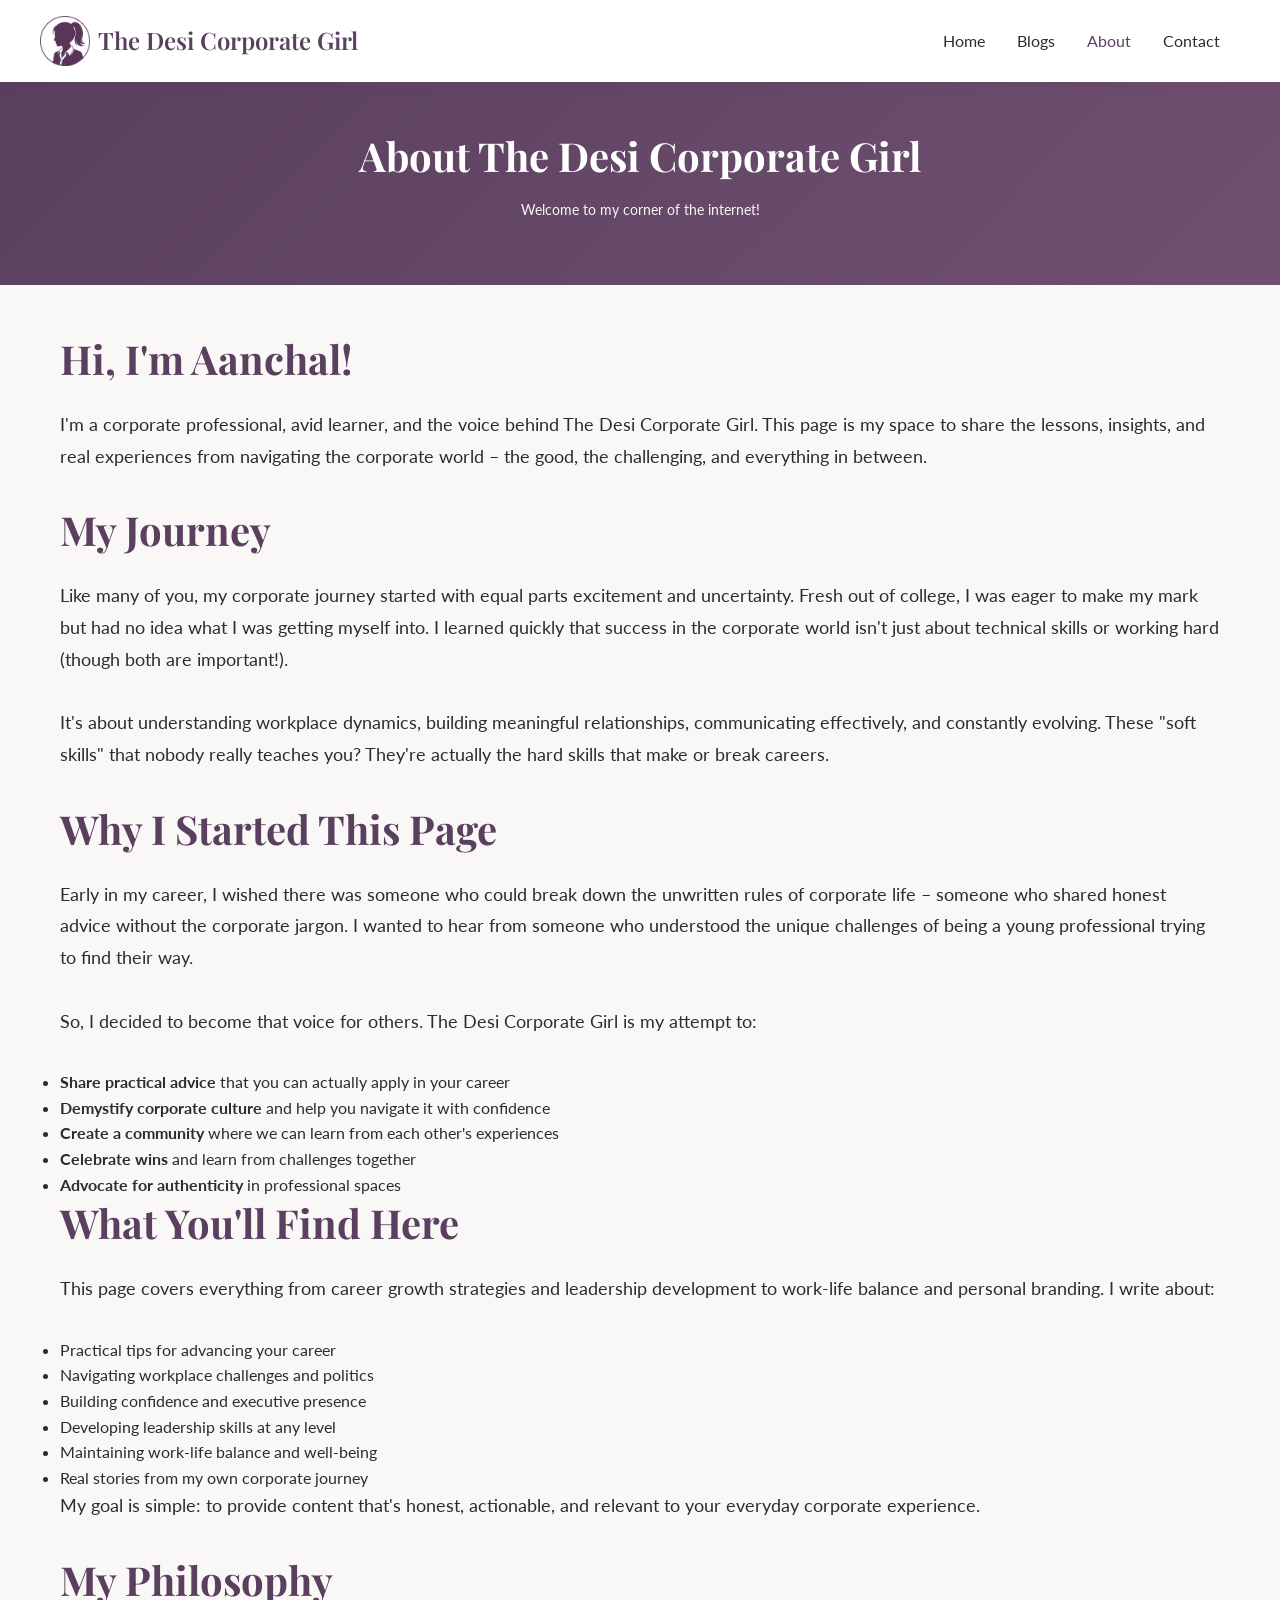
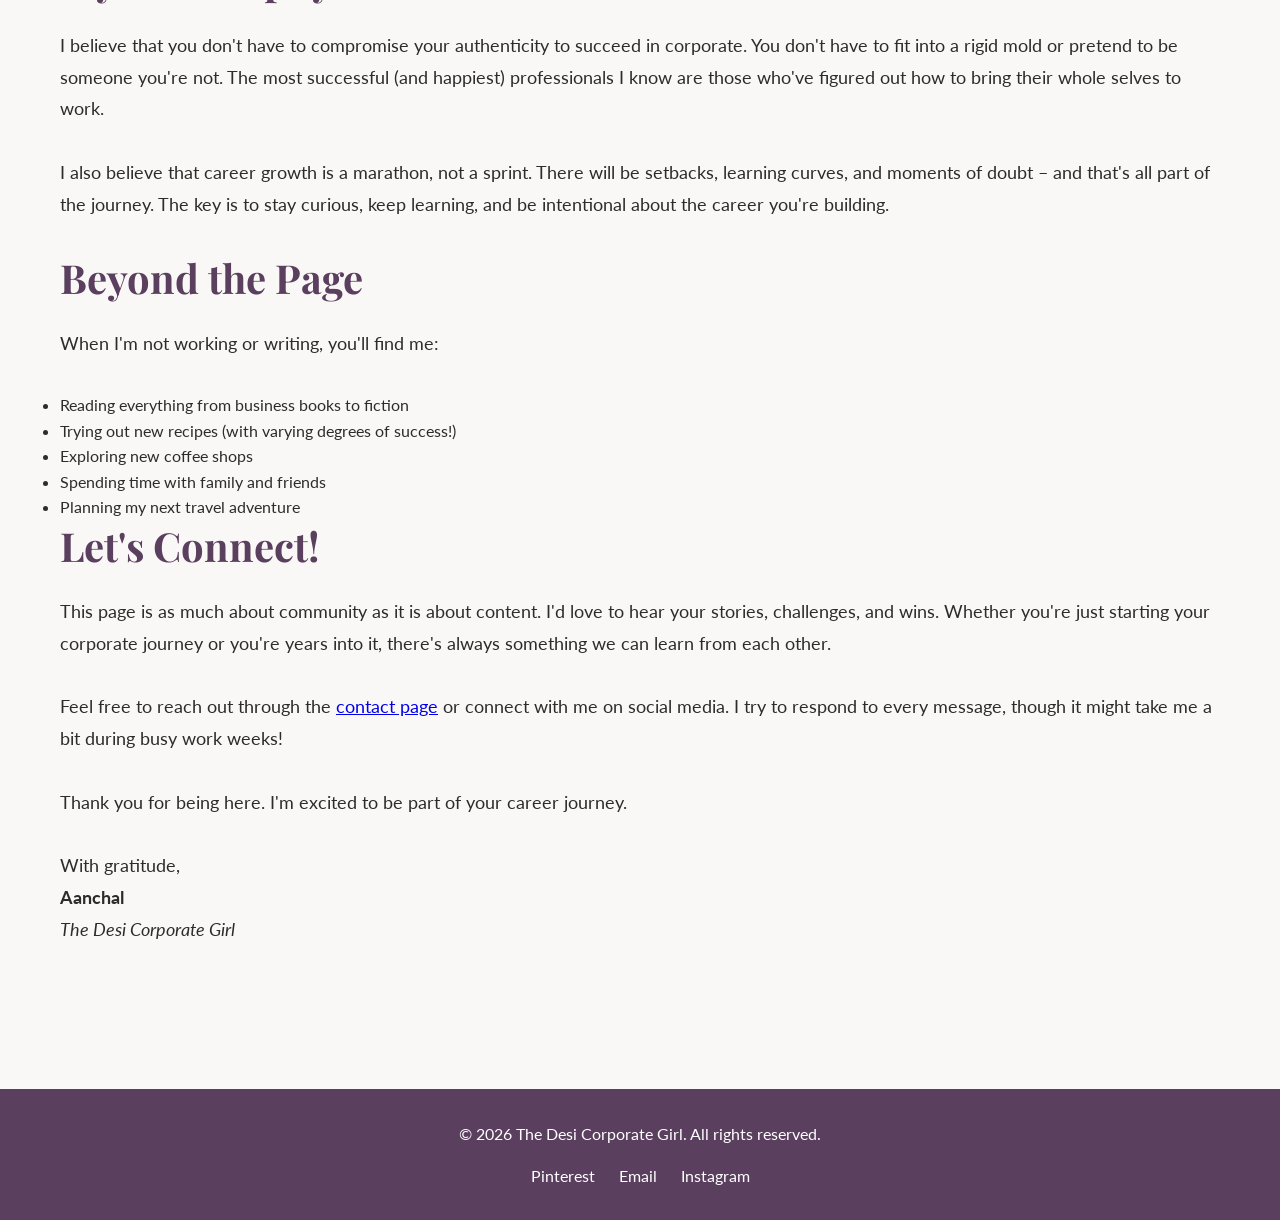
<file: about.html>
<!DOCTYPE html>
<html lang="en">
<head>
    <meta charset="UTF-8">
    <meta name="viewport" content="width=device-width, initial-scale=1.0">
    <title>About - The Desi Corporate Girl</title>
    <link rel="stylesheet" href="styles.css">
    <link rel="preconnect" href="https://fonts.googleapis.com">
    <link rel="preconnect" href="https://fonts.gstatic.com" crossorigin>
    <link href="https://fonts.googleapis.com/css2?family=Playfair+Display:wght@400;600;700&family=Lato:wght@300;400;700&display=swap" rel="stylesheet">
</head>
<body>
    <div id="header-placeholder"></div>

    <div class="post-header">
        <div class="container">
            <h1>About The Desi Corporate Girl</h1>
            <p class="post-meta">Welcome to my corner of the internet!</p>
        </div>
    </div>

    <main>
        <div class="container">
            <div class="about-content">
                <h2>Hi, I'm Aanchal!</h2>
                
                <p>I'm a corporate professional, avid learner, and the voice behind The Desi Corporate Girl. This page is my space to share the lessons, insights, and real experiences from navigating the corporate world – the good, the challenging, and everything in between.</p>

                <h2>My Journey</h2>

                <p>Like many of you, my corporate journey started with equal parts excitement and uncertainty. Fresh out of college, I was eager to make my mark but had no idea what I was getting myself into. I learned quickly that success in the corporate world isn't just about technical skills or working hard (though both are important!).</p>

                <p>It's about understanding workplace dynamics, building meaningful relationships, communicating effectively, and constantly evolving. These "soft skills" that nobody really teaches you? They're actually the hard skills that make or break careers.</p>

                <h2>Why I Started This Page</h2>

                <p>Early in my career, I wished there was someone who could break down the unwritten rules of corporate life – someone who shared honest advice without the corporate jargon. I wanted to hear from someone who understood the unique challenges of being a young professional trying to find their way.</p>

                <p>So, I decided to become that voice for others. The Desi Corporate Girl is my attempt to:</p>

                <ul>
                    <li><strong>Share practical advice</strong> that you can actually apply in your career</li>
                    <li><strong>Demystify corporate culture</strong> and help you navigate it with confidence</li>
                    <li><strong>Create a community</strong> where we can learn from each other's experiences</li>
                    <li><strong>Celebrate wins</strong> and learn from challenges together</li>
                    <li><strong>Advocate for authenticity</strong> in professional spaces</li>
                </ul>

                <h2>What You'll Find Here</h2>

                <p>This page covers everything from career growth strategies and leadership development to work-life balance and personal branding. I write about:</p>

                <ul>
                    <li>Practical tips for advancing your career</li>
                    <li>Navigating workplace challenges and politics</li>
                    <li>Building confidence and executive presence</li>
                    <li>Developing leadership skills at any level</li>
                    <li>Maintaining work-life balance and well-being</li>
                    <li>Real stories from my own corporate journey</li>
                </ul>

                <p>My goal is simple: to provide content that's honest, actionable, and relevant to your everyday corporate experience.</p>

                <h2>My Philosophy</h2>

                <p>I believe that you don't have to compromise your authenticity to succeed in corporate. You don't have to fit into a rigid mold or pretend to be someone you're not. The most successful (and happiest) professionals I know are those who've figured out how to bring their whole selves to work.</p>

                <p>I also believe that career growth is a marathon, not a sprint. There will be setbacks, learning curves, and moments of doubt – and that's all part of the journey. The key is to stay curious, keep learning, and be intentional about the career you're building.</p>

                <h2>Beyond the Page</h2>

                <p>When I'm not working or writing, you'll find me:</p>
                <ul>
                    <li>Reading everything from business books to fiction</li>
                    <li>Trying out new recipes (with varying degrees of success!)</li>
                    <li>Exploring new coffee shops</li>
                    <li>Spending time with family and friends</li>
                    <li>Planning my next travel adventure</li>
                </ul>

                <h2>Let's Connect!</h2>

                <p>This page is as much about community as it is about content. I'd love to hear your stories, challenges, and wins. Whether you're just starting your corporate journey or you're years into it, there's always something we can learn from each other.</p>

                <p>Feel free to reach out through the <a href="contact.html">contact page</a> or connect with me on social media. I try to respond to every message, though it might take me a bit during busy work weeks!</p>

                <p>Thank you for being here. I'm excited to be part of your career journey.</p>

                <p style="margin-top: 2rem;">With gratitude,<br><strong>Aanchal</strong><br><em>The Desi Corporate Girl</em></p>

            </div>
        </div>
    </main>

    <div id="footer-placeholder"></div>

    <script src="Utilities/scripts.js"></script>
</body>
</html>
</file>
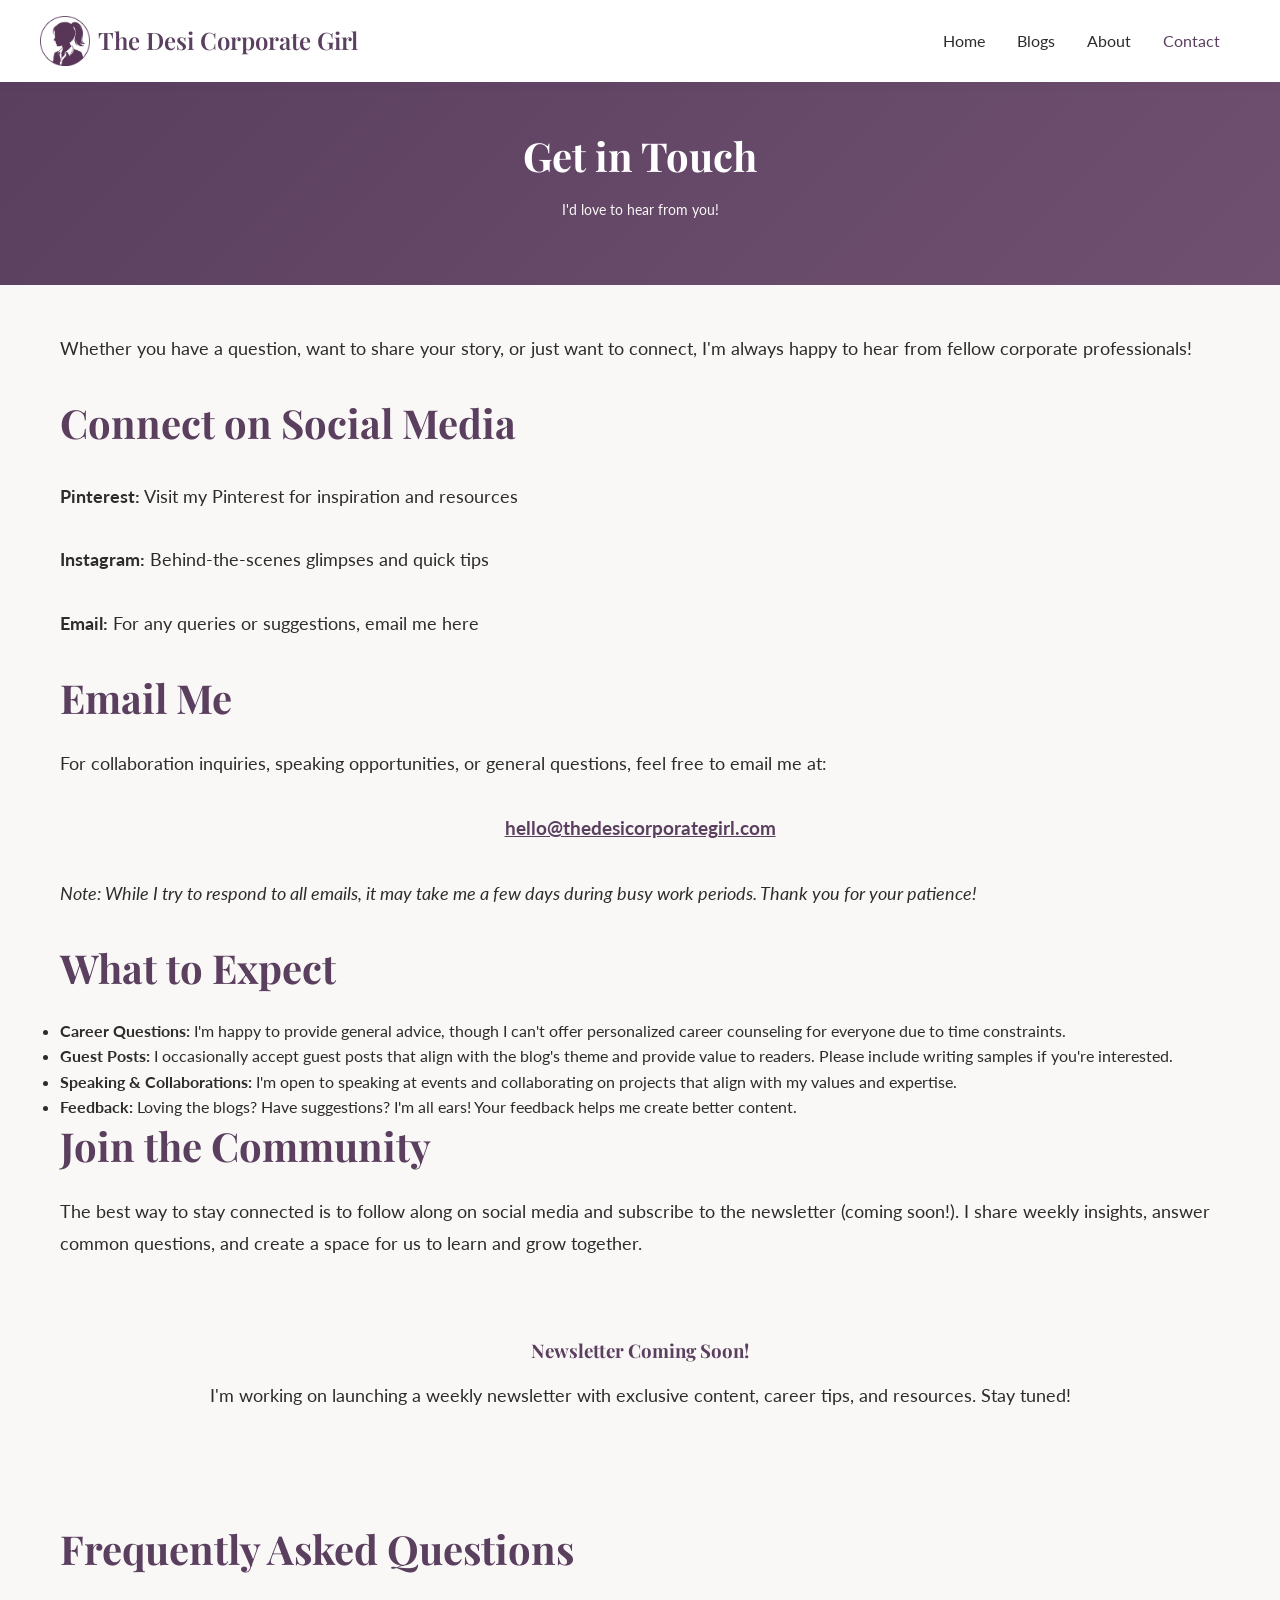
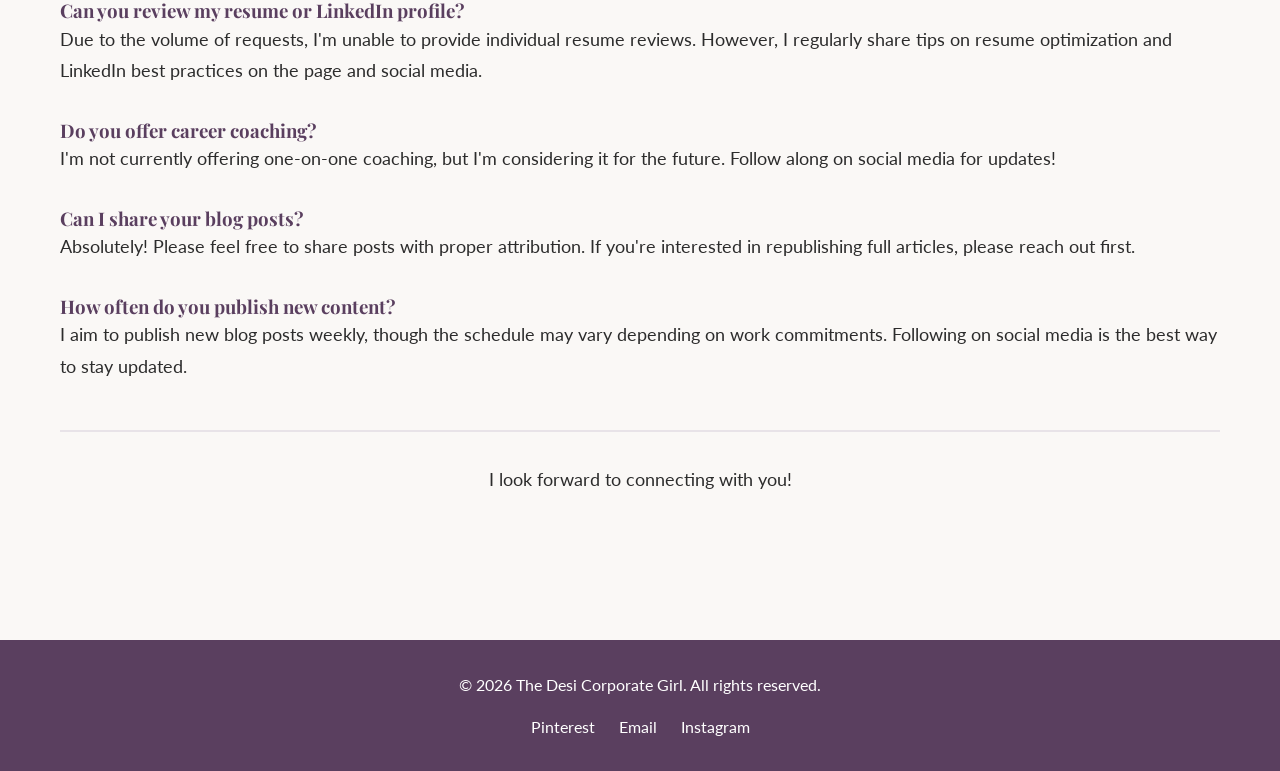
<file: contact.html>
<!DOCTYPE html>
<html lang="en">
<head>
    <meta charset="UTF-8">
    <meta name="viewport" content="width=device-width, initial-scale=1.0">
    <title>Contact - The Desi Corporate Girl</title>
    <link rel="stylesheet" href="styles.css">
    <link rel="preconnect" href="https://fonts.googleapis.com">
    <link rel="preconnect" href="https://fonts.gstatic.com" crossorigin>
    <link href="https://fonts.googleapis.com/css2?family=Playfair+Display:wght@400;600;700&family=Lato:wght@300;400;700&display=swap" rel="stylesheet">
</head>
<body>
    <div id="header-placeholder"></div>

    <div class="post-header">
        <div class="container">
            <h1>Get in Touch</h1>
            <p class="post-meta">I'd love to hear from you!</p>
        </div>
    </div>

    <main>
        <div class="container">
            <div class="about-content">
                <p>Whether you have a question, want to share your story, or just want to connect, I'm always happy to hear from fellow corporate professionals!</p>

                <h2>Connect on Social Media</h2>
                
                <div style="margin: 2rem 0;">
                    <p><strong>Pinterest:</strong> Visit my Pinterest for inspiration and resources</p>
                    <p><strong>Instagram:</strong> Behind-the-scenes glimpses and quick tips</p>
                    <p><strong>Email:</strong> For any queries or suggestions, email me here</p>
                </div>

                <h2>Email Me</h2>
                
                <p>For collaboration inquiries, speaking opportunities, or general questions, feel free to email me at:</p>
                
                <p style="text-align: center; margin: 2rem 0; font-size: 1.2rem;">
                    <strong><a href="mailto:hello@thedesicorporategirl.com" style="color: var(--primary-purple);">hello@thedesicorporategirl.com</a></strong>
                </p>

                <p><em>Note: While I try to respond to all emails, it may take me a few days during busy work periods. Thank you for your patience!</em></p>

                <h2>What to Expect</h2>

                <ul>
                    <li><strong>Career Questions:</strong> I'm happy to provide general advice, though I can't offer personalized career counseling for everyone due to time constraints.</li>
                    <li><strong>Guest Posts:</strong> I occasionally accept guest posts that align with the blog's theme and provide value to readers. Please include writing samples if you're interested.</li>
                    <li><strong>Speaking & Collaborations:</strong> I'm open to speaking at events and collaborating on projects that align with my values and expertise.</li>
                    <li><strong>Feedback:</strong> Loving the blogs? Have suggestions? I'm all ears! Your feedback helps me create better content.</li>
                </ul>

                <h2>Join the Community</h2>

                <p>The best way to stay connected is to follow along on social media and subscribe to the newsletter (coming soon!). I share weekly insights, answer common questions, and create a space for us to learn and grow together.</p>

                <div style="background-color: var(--cream); padding: 2rem; border-radius: 10px; margin: 3rem 0; text-align: center;">
                    <h3 style="margin-bottom: 1rem;">Newsletter Coming Soon!</h3>
                    <p>I'm working on launching a weekly newsletter with exclusive content, career tips, and resources. Stay tuned!</p>
                </div>

                <h2>Frequently Asked Questions</h2>

                <h3>Can you review my resume or LinkedIn profile?</h3>
                <p>Due to the volume of requests, I'm unable to provide individual resume reviews. However, I regularly share tips on resume optimization and LinkedIn best practices on the page and social media.</p>

                <h3>Do you offer career coaching?</h3>
                <p>I'm not currently offering one-on-one coaching, but I'm considering it for the future. Follow along on social media for updates!</p>

                <h3>Can I share your blog posts?</h3>
                <p>Absolutely! Please feel free to share posts with proper attribution. If you're interested in republishing full articles, please reach out first.</p>

                <h3>How often do you publish new content?</h3>
                <p>I aim to publish new blog posts weekly, though the schedule may vary depending on work commitments. Following on social media is the best way to stay updated.</p>

                <p style="margin-top: 3rem; text-align: center; padding-top: 2rem; border-top: 2px solid var(--border-color);">
                    I look forward to connecting with you!
                </p>

            </div>
        </div>
    </main>

    <div id="footer-placeholder"></div>

    <script src="Utilities/scripts.js"></script>
</body>
</html>
</file>
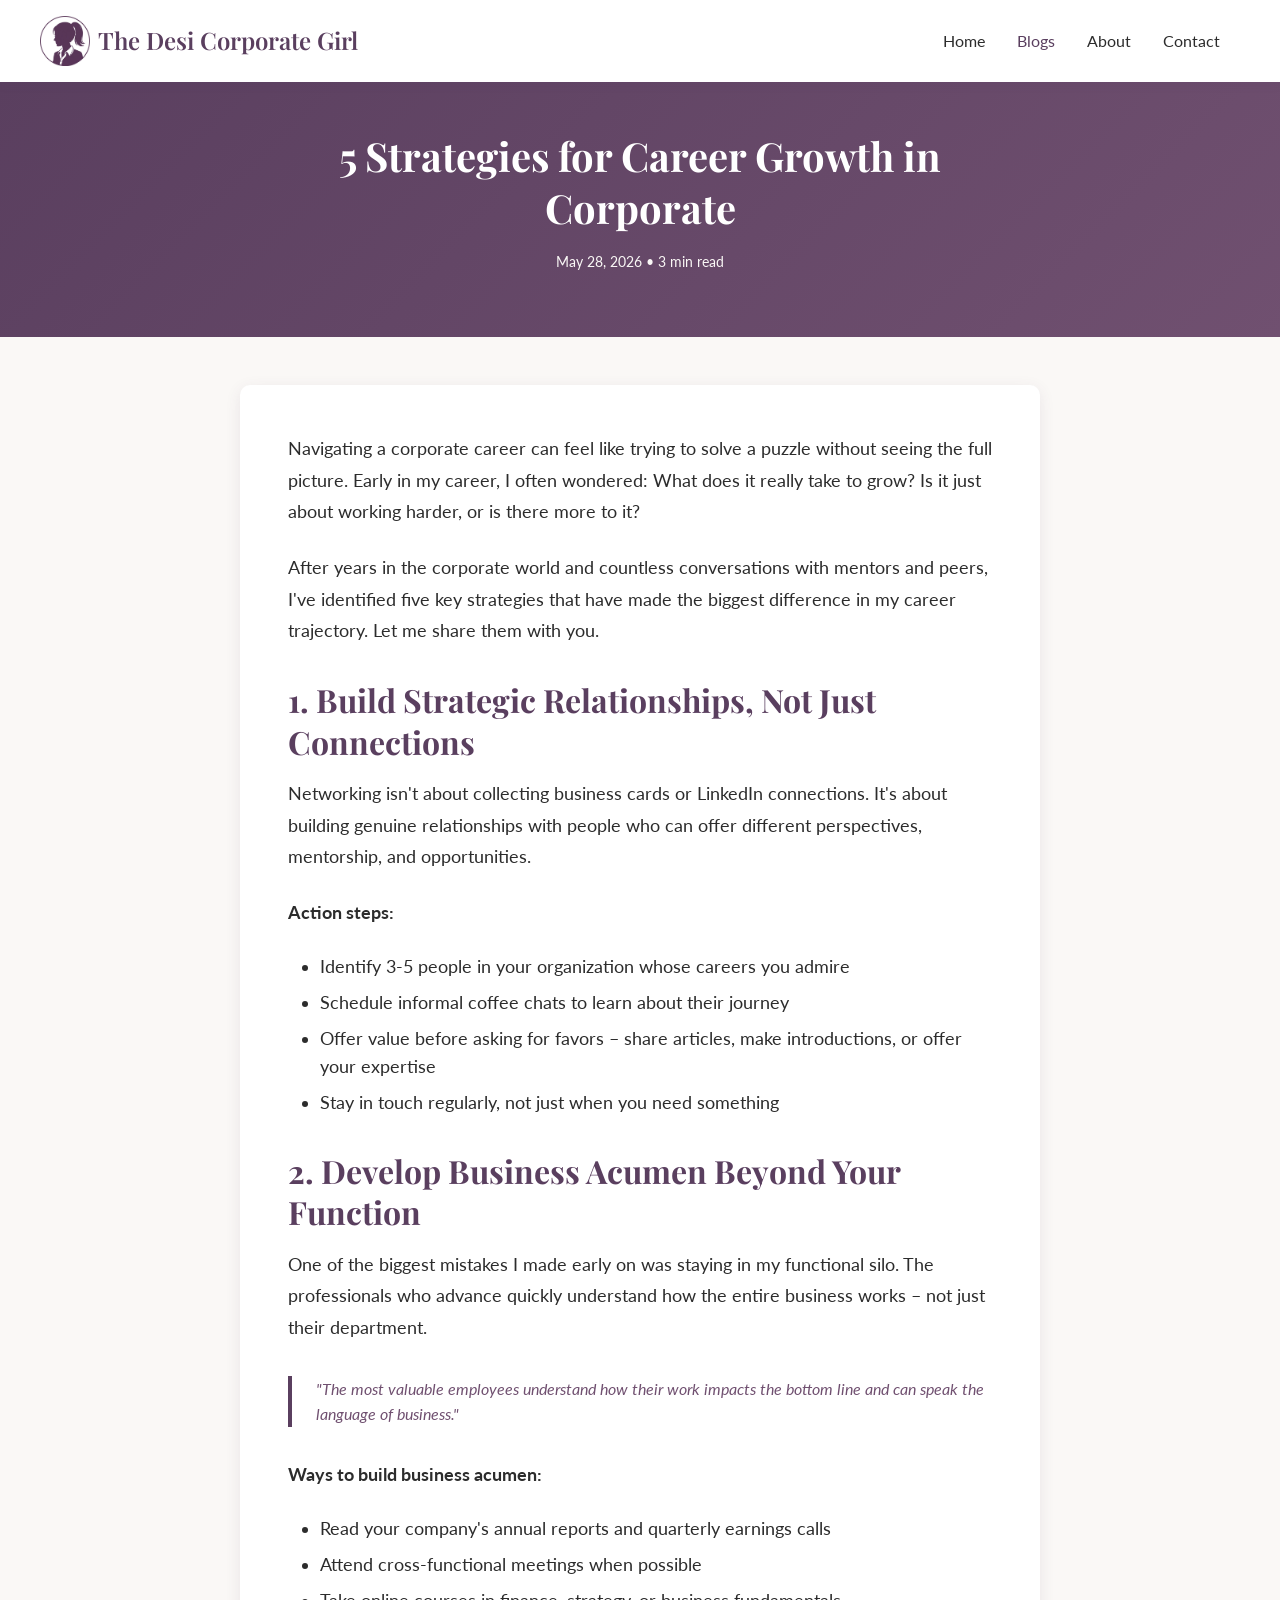
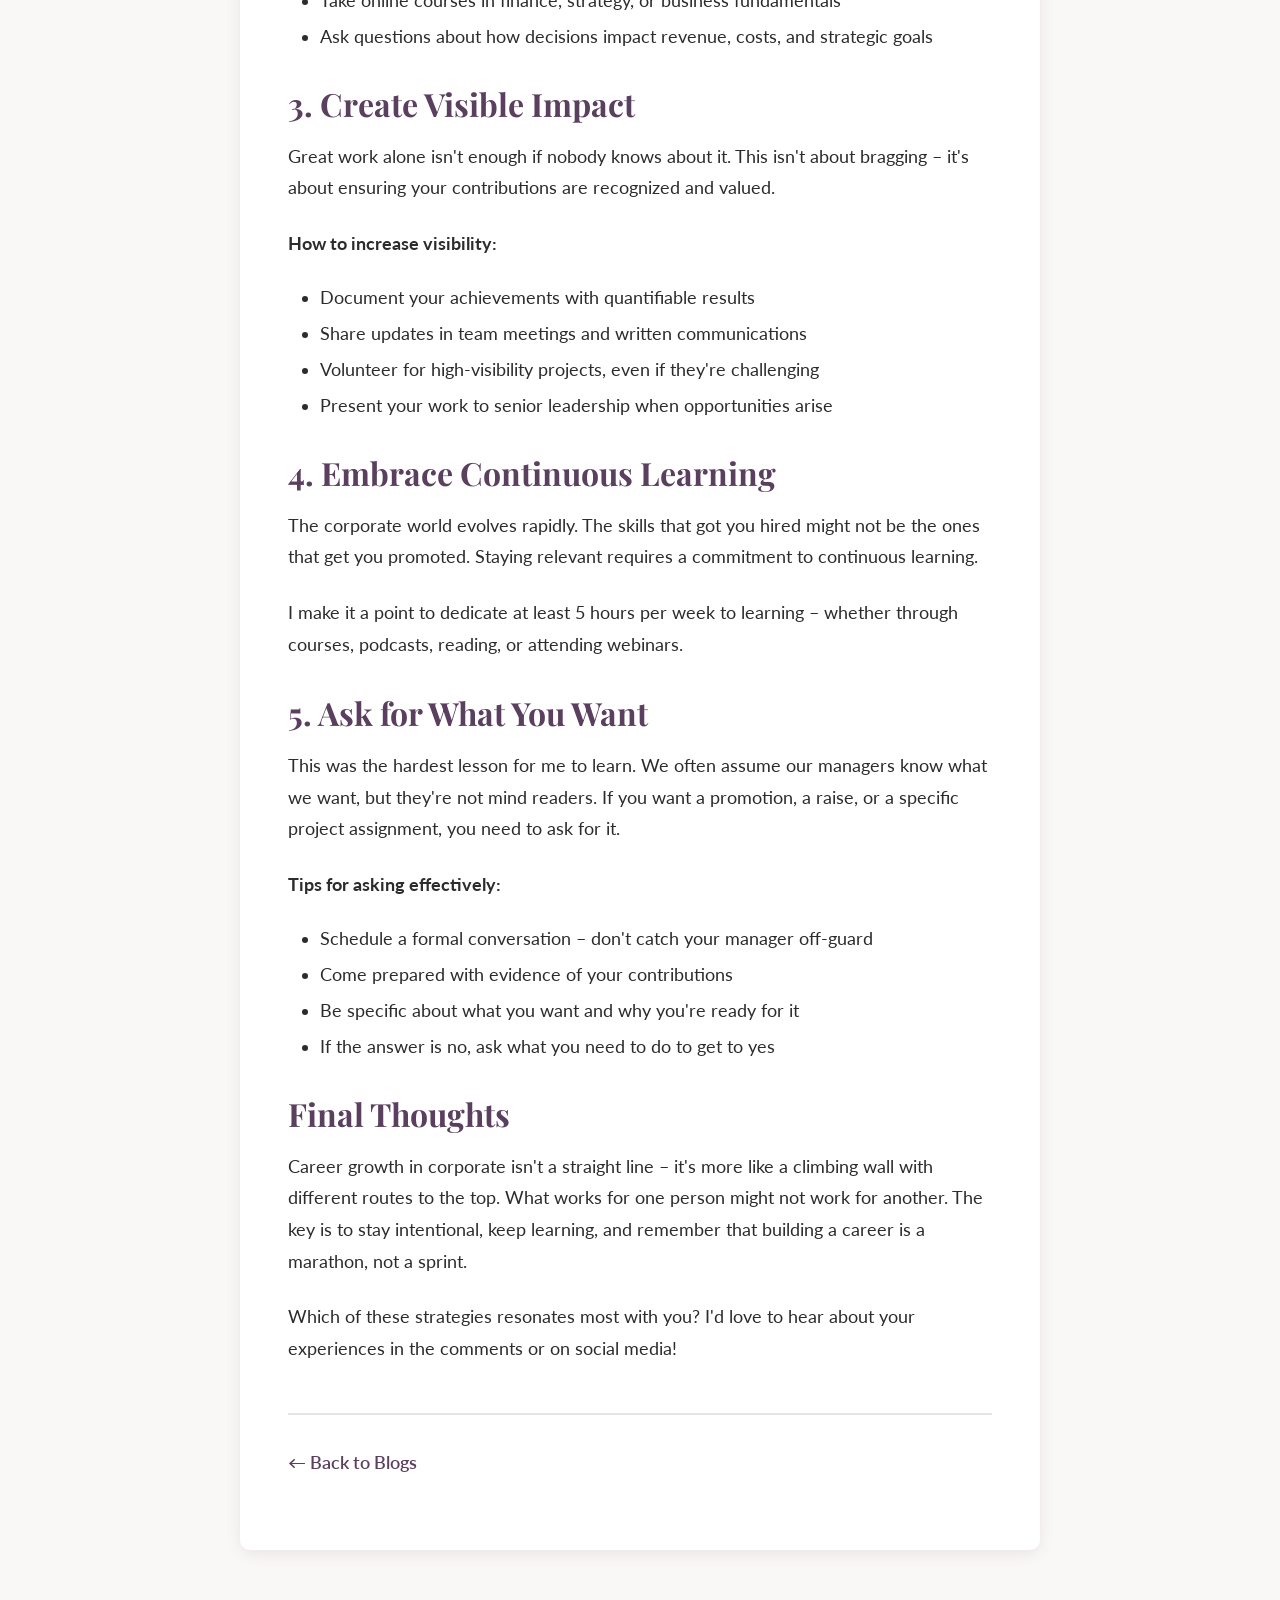
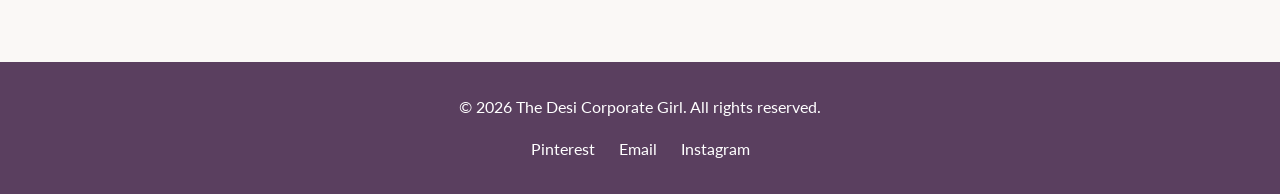
<file: post-career-growth.html>
<!DOCTYPE html>
<html lang="en">
<head>
    <meta charset="UTF-8">
    <meta name="viewport" content="width=device-width, initial-scale=1.0">
    <title>5 Strategies for Career Growth in Corporate - The Desi Corporate Girl</title>
    <link rel="stylesheet" href="styles.css">
    <link rel="preconnect" href="https://fonts.googleapis.com">
    <link rel="preconnect" href="https://fonts.gstatic.com" crossorigin>
    <link href="https://fonts.googleapis.com/css2?family=Playfair+Display:wght@400;600;700&family=Lato:wght@300;400;700&display=swap" rel="stylesheet">
</head>
<body>
    <div id="header-placeholder"></div>

    <div class="post-header">
        <div class="container">
            <h1>5 Strategies for Career Growth in Corporate</h1>
            <p class="post-meta">May 28, 2026 • <span id="read-time"></span> min read</p>
        </div>
    </div>

    <main class="post-article">
        <div class="container">
            <article class="post-content-full">
                <p>Navigating a corporate career can feel like trying to solve a puzzle without seeing the full picture. Early in my career, I often wondered: What does it really take to grow? Is it just about working harder, or is there more to it?</p>

                <p>After years in the corporate world and countless conversations with mentors and peers, I've identified five key strategies that have made the biggest difference in my career trajectory. Let me share them with you.</p>

                <h2>1. Build Strategic Relationships, Not Just Connections</h2>

                <p>Networking isn't about collecting business cards or LinkedIn connections. It's about building genuine relationships with people who can offer different perspectives, mentorship, and opportunities.</p>

                <p><strong>Action steps:</strong></p>
                <ul>
                    <li>Identify 3-5 people in your organization whose careers you admire</li>
                    <li>Schedule informal coffee chats to learn about their journey</li>
                    <li>Offer value before asking for favors – share articles, make introductions, or offer your expertise</li>
                    <li>Stay in touch regularly, not just when you need something</li>
                </ul>

                <h2>2. Develop Business Acumen Beyond Your Function</h2>

                <p>One of the biggest mistakes I made early on was staying in my functional silo. The professionals who advance quickly understand how the entire business works – not just their department.</p>

                <blockquote>
                    "The most valuable employees understand how their work impacts the bottom line and can speak the language of business."
                </blockquote>

                <p><strong>Ways to build business acumen:</strong></p>
                <ul>
                    <li>Read your company's annual reports and quarterly earnings calls</li>
                    <li>Attend cross-functional meetings when possible</li>
                    <li>Take online courses in finance, strategy, or business fundamentals</li>
                    <li>Ask questions about how decisions impact revenue, costs, and strategic goals</li>
                </ul>

                <h2>3. Create Visible Impact</h2>

                <p>Great work alone isn't enough if nobody knows about it. This isn't about bragging – it's about ensuring your contributions are recognized and valued.</p>

                <p><strong>How to increase visibility:</strong></p>
                <ul>
                    <li>Document your achievements with quantifiable results</li>
                    <li>Share updates in team meetings and written communications</li>
                    <li>Volunteer for high-visibility projects, even if they're challenging</li>
                    <li>Present your work to senior leadership when opportunities arise</li>
                </ul>

                <h2>4. Embrace Continuous Learning</h2>

                <p>The corporate world evolves rapidly. The skills that got you hired might not be the ones that get you promoted. Staying relevant requires a commitment to continuous learning.</p>

                <p>I make it a point to dedicate at least 5 hours per week to learning – whether through courses, podcasts, reading, or attending webinars.</p>

                <h2>5. Ask for What You Want</h2>

                <p>This was the hardest lesson for me to learn. We often assume our managers know what we want, but they're not mind readers. If you want a promotion, a raise, or a specific project assignment, you need to ask for it.</p>

                <p><strong>Tips for asking effectively:</strong></p>
                <ul>
                    <li>Schedule a formal conversation – don't catch your manager off-guard</li>
                    <li>Come prepared with evidence of your contributions</li>
                    <li>Be specific about what you want and why you're ready for it</li>
                    <li>If the answer is no, ask what you need to do to get to yes</li>
                </ul>

                <h2>Final Thoughts</h2>

                <p>Career growth in corporate isn't a straight line – it's more like a climbing wall with different routes to the top. What works for one person might not work for another. The key is to stay intentional, keep learning, and remember that building a career is a marathon, not a sprint.</p>

                <p>Which of these strategies resonates most with you? I'd love to hear about your experiences in the comments or on social media!</p>

                <p style="margin-top: 3rem; padding-top: 2rem; border-top: 2px solid var(--border-color);">
                    <a href="blog.html" class="read-more">← Back to Blogs</a>
                </p>
            </article>
        </div>
    </main>

    <div id="footer-placeholder"></div>

    <script src="scripts.js"></script>
</body>
</html>
</file>
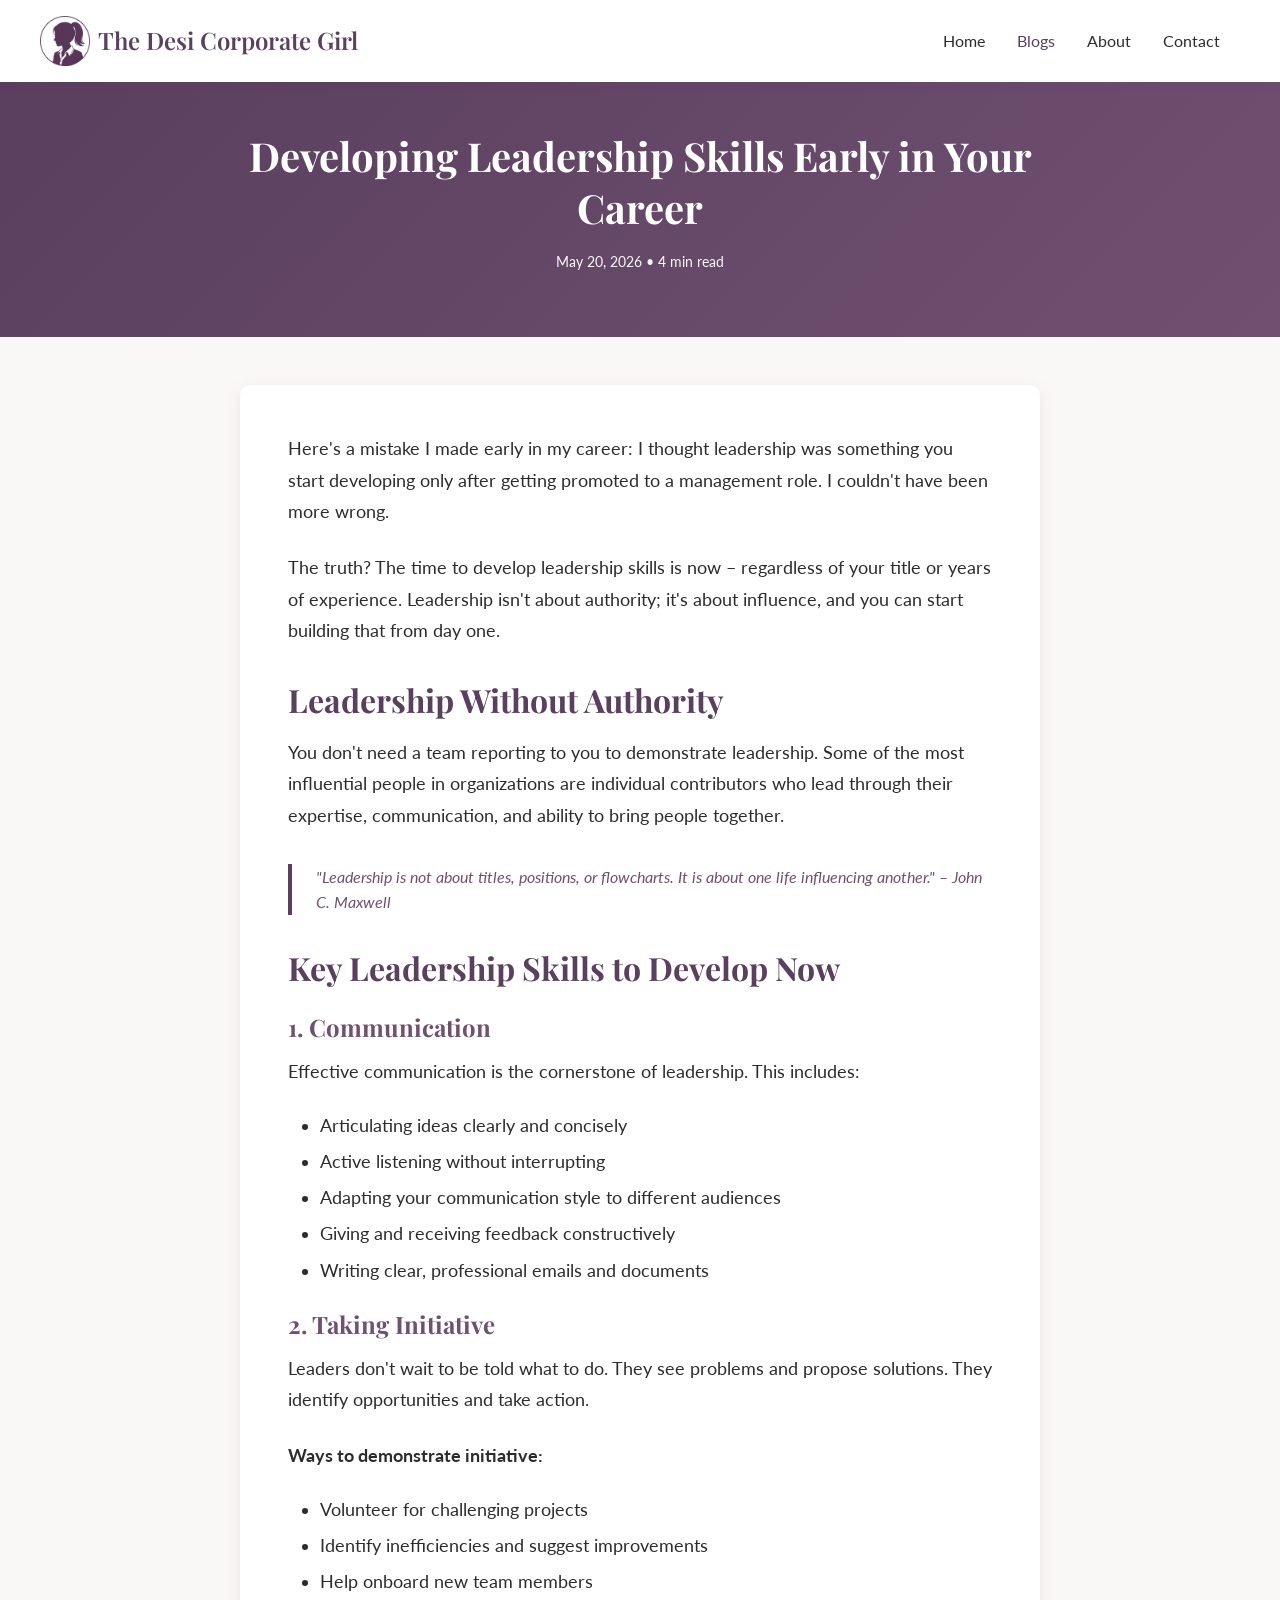
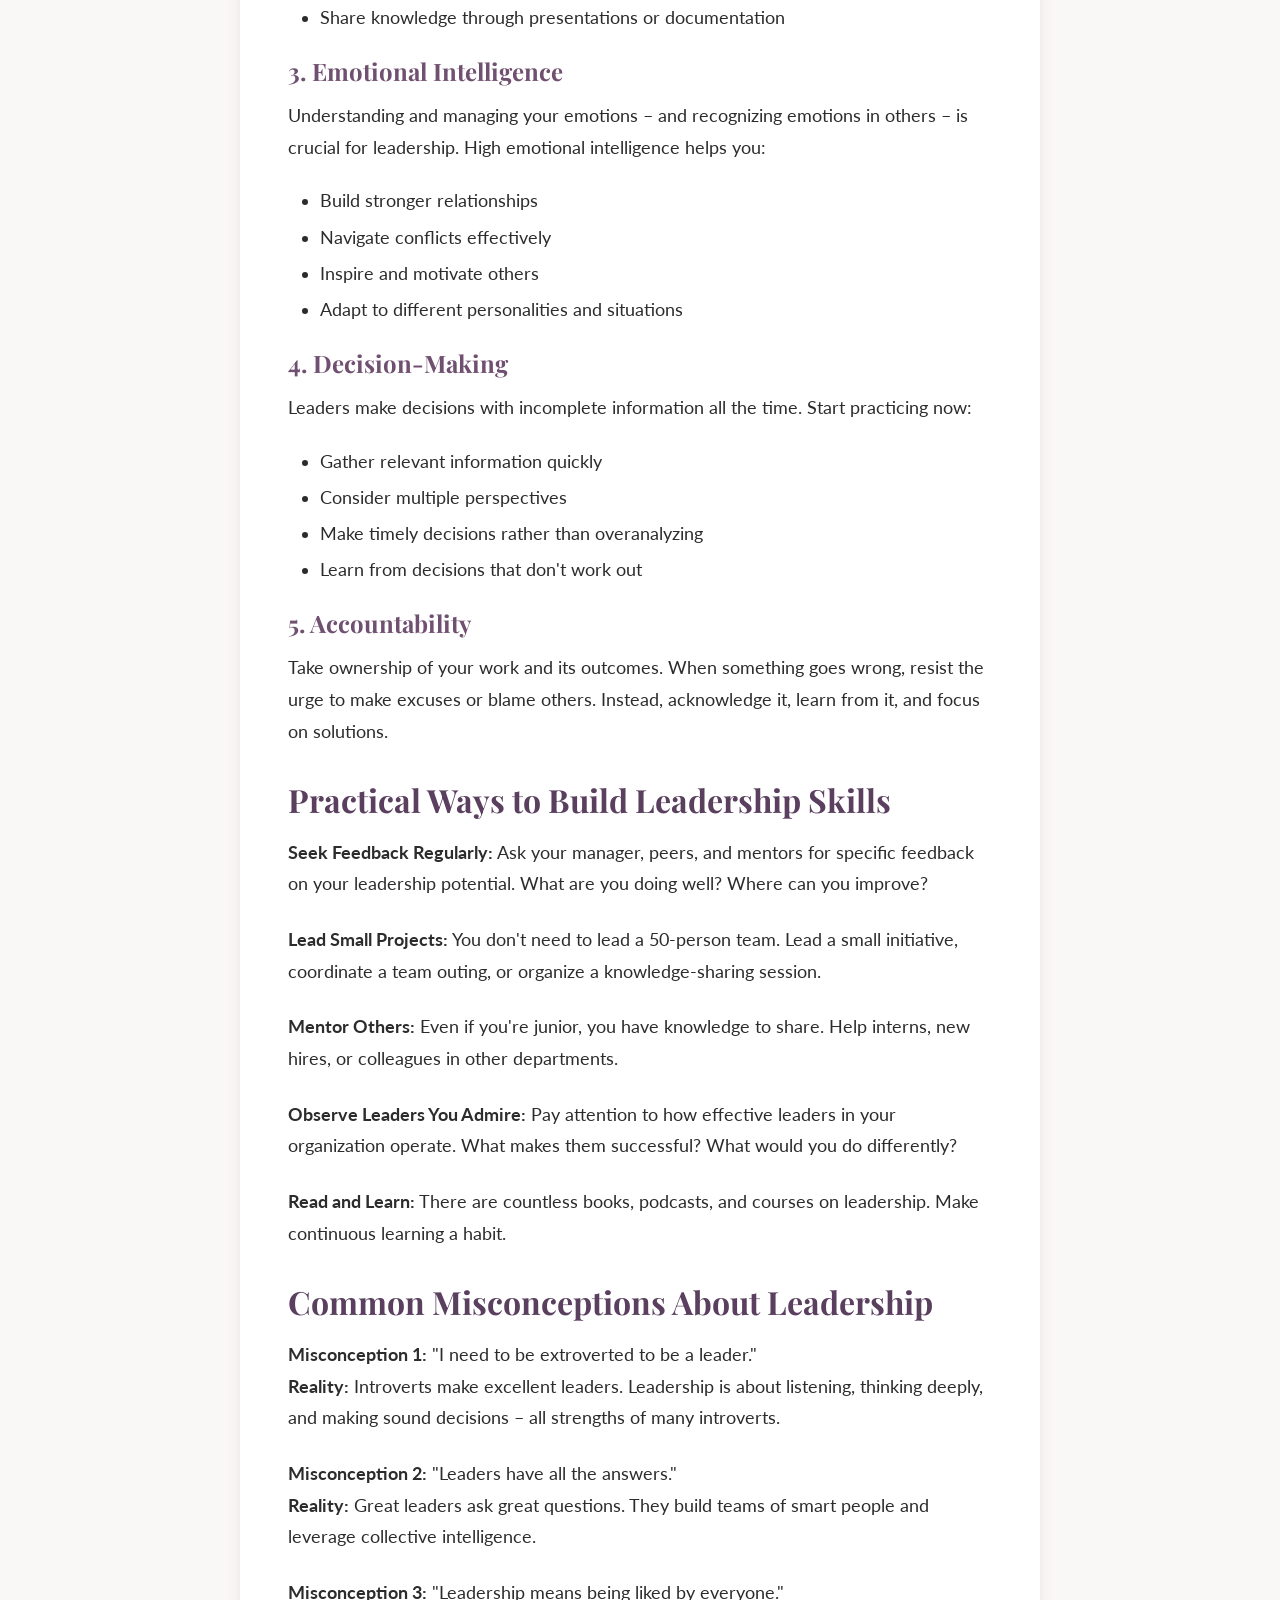
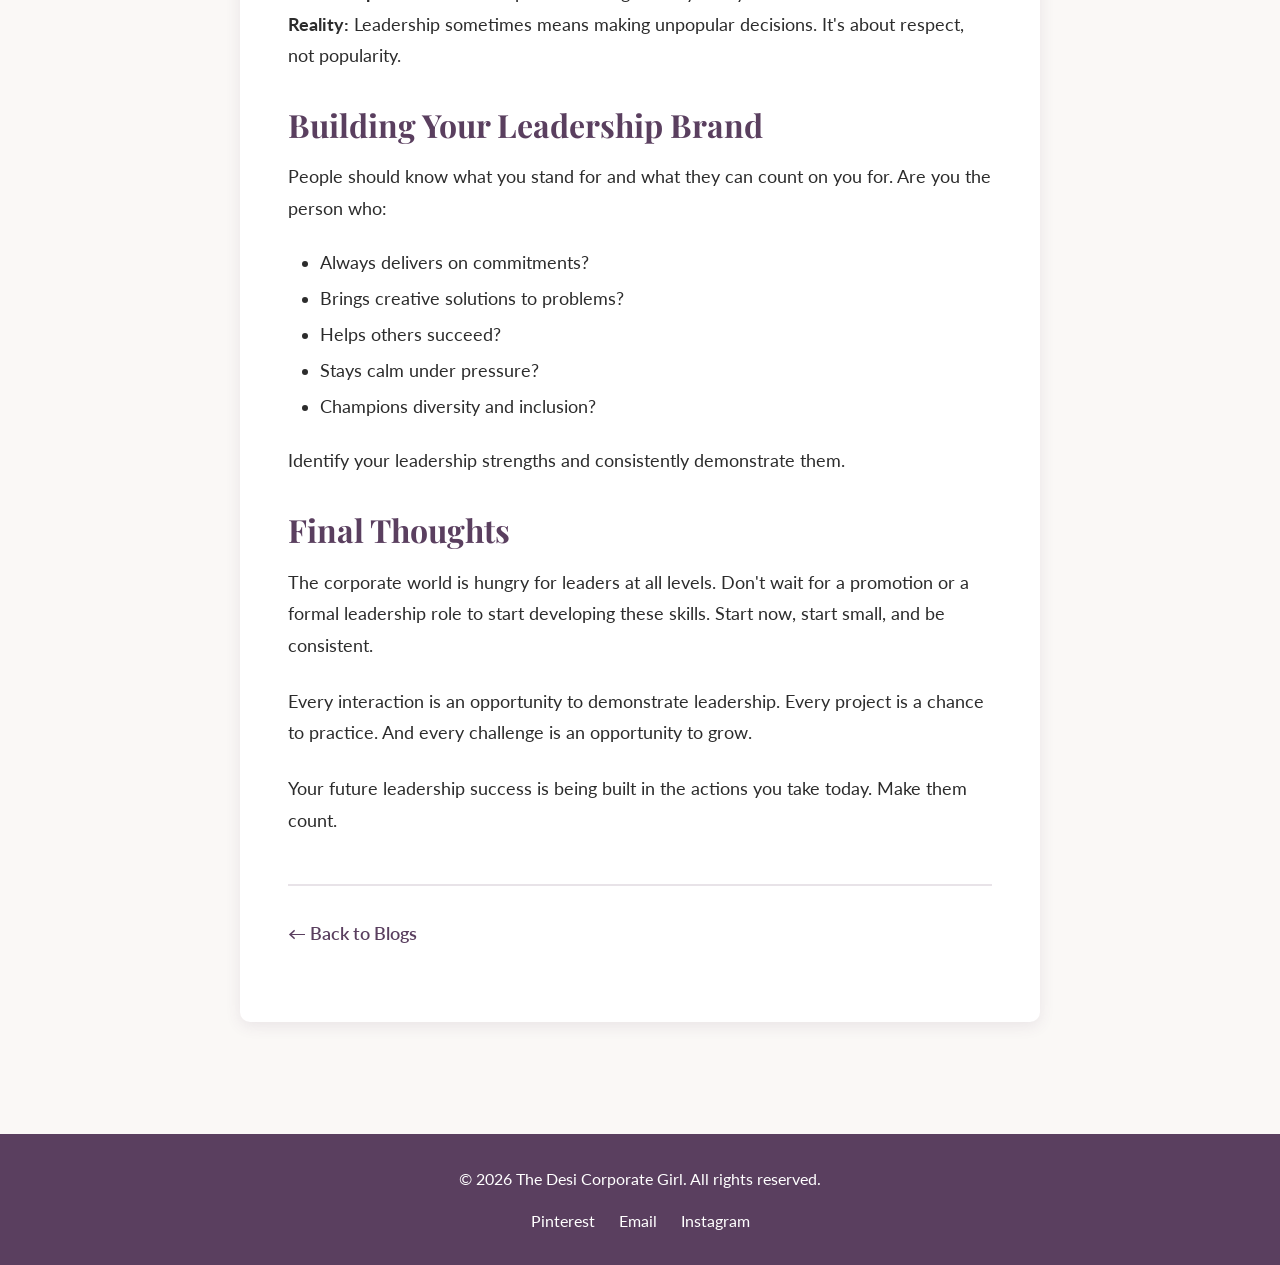
<file: post-leadership-skills.html>
<!DOCTYPE html>
<html lang="en">
<head>
    <meta charset="UTF-8">
    <meta name="viewport" content="width=device-width, initial-scale=1.0">
    <title>Developing Leadership Skills - The Desi Corporate Girl</title>
    <link rel="stylesheet" href="styles.css">
    <link rel="preconnect" href="https://fonts.googleapis.com">
    <link rel="preconnect" href="https://fonts.gstatic.com" crossorigin>
    <link href="https://fonts.googleapis.com/css2?family=Playfair+Display:wght@400;600;700&family=Lato:wght@300;400;700&display=swap" rel="stylesheet">
</head>
<body>
    <div id="header-placeholder"></div>

    <div class="post-header">
        <div class="container">
            <h1>Developing Leadership Skills Early in Your Career</h1>
            <p class="post-meta">May 20, 2026 • <span id="read-time"></span> min read</p>
        </div>
    </div>

    <main class="post-article">
        <div class="container">
            <article class="post-content-full">
                <p>Here's a mistake I made early in my career: I thought leadership was something you start developing only after getting promoted to a management role. I couldn't have been more wrong.</p>

                <p>The truth? The time to develop leadership skills is now – regardless of your title or years of experience. Leadership isn't about authority; it's about influence, and you can start building that from day one.</p>

                <h2>Leadership Without Authority</h2>

                <p>You don't need a team reporting to you to demonstrate leadership. Some of the most influential people in organizations are individual contributors who lead through their expertise, communication, and ability to bring people together.</p>

                <blockquote>
                    "Leadership is not about titles, positions, or flowcharts. It is about one life influencing another." – John C. Maxwell
                </blockquote>

                <h2>Key Leadership Skills to Develop Now</h2>

                <h3>1. Communication</h3>

                <p>Effective communication is the cornerstone of leadership. This includes:</p>
                <ul>
                    <li>Articulating ideas clearly and concisely</li>
                    <li>Active listening without interrupting</li>
                    <li>Adapting your communication style to different audiences</li>
                    <li>Giving and receiving feedback constructively</li>
                    <li>Writing clear, professional emails and documents</li>
                </ul>

                <h3>2. Taking Initiative</h3>

                <p>Leaders don't wait to be told what to do. They see problems and propose solutions. They identify opportunities and take action.</p>

                <p><strong>Ways to demonstrate initiative:</strong></p>
                <ul>
                    <li>Volunteer for challenging projects</li>
                    <li>Identify inefficiencies and suggest improvements</li>
                    <li>Help onboard new team members</li>
                    <li>Share knowledge through presentations or documentation</li>
                </ul>

                <h3>3. Emotional Intelligence</h3>

                <p>Understanding and managing your emotions – and recognizing emotions in others – is crucial for leadership. High emotional intelligence helps you:</p>
                <ul>
                    <li>Build stronger relationships</li>
                    <li>Navigate conflicts effectively</li>
                    <li>Inspire and motivate others</li>
                    <li>Adapt to different personalities and situations</li>
                </ul>

                <h3>4. Decision-Making</h3>

                <p>Leaders make decisions with incomplete information all the time. Start practicing now:</p>
                <ul>
                    <li>Gather relevant information quickly</li>
                    <li>Consider multiple perspectives</li>
                    <li>Make timely decisions rather than overanalyzing</li>
                    <li>Learn from decisions that don't work out</li>
                </ul>

                <h3>5. Accountability</h3>

                <p>Take ownership of your work and its outcomes. When something goes wrong, resist the urge to make excuses or blame others. Instead, acknowledge it, learn from it, and focus on solutions.</p>

                <h2>Practical Ways to Build Leadership Skills</h2>

                <p><strong>Seek Feedback Regularly:</strong> Ask your manager, peers, and mentors for specific feedback on your leadership potential. What are you doing well? Where can you improve?</p>

                <p><strong>Lead Small Projects:</strong> You don't need to lead a 50-person team. Lead a small initiative, coordinate a team outing, or organize a knowledge-sharing session.</p>

                <p><strong>Mentor Others:</strong> Even if you're junior, you have knowledge to share. Help interns, new hires, or colleagues in other departments.</p>

                <p><strong>Observe Leaders You Admire:</strong> Pay attention to how effective leaders in your organization operate. What makes them successful? What would you do differently?</p>

                <p><strong>Read and Learn:</strong> There are countless books, podcasts, and courses on leadership. Make continuous learning a habit.</p>

                <h2>Common Misconceptions About Leadership</h2>

                <p><strong>Misconception 1:</strong> "I need to be extroverted to be a leader."<br>
                <strong>Reality:</strong> Introverts make excellent leaders. Leadership is about listening, thinking deeply, and making sound decisions – all strengths of many introverts.</p>

                <p><strong>Misconception 2:</strong> "Leaders have all the answers."<br>
                <strong>Reality:</strong> Great leaders ask great questions. They build teams of smart people and leverage collective intelligence.</p>

                <p><strong>Misconception 3:</strong> "Leadership means being liked by everyone."<br>
                <strong>Reality:</strong> Leadership sometimes means making unpopular decisions. It's about respect, not popularity.</p>

                <h2>Building Your Leadership Brand</h2>

                <p>People should know what you stand for and what they can count on you for. Are you the person who:</p>
                <ul>
                    <li>Always delivers on commitments?</li>
                    <li>Brings creative solutions to problems?</li>
                    <li>Helps others succeed?</li>
                    <li>Stays calm under pressure?</li>
                    <li>Champions diversity and inclusion?</li>
                </ul>

                <p>Identify your leadership strengths and consistently demonstrate them.</p>

                <h2>Final Thoughts</h2>

                <p>The corporate world is hungry for leaders at all levels. Don't wait for a promotion or a formal leadership role to start developing these skills. Start now, start small, and be consistent.</p>

                <p>Every interaction is an opportunity to demonstrate leadership. Every project is a chance to practice. And every challenge is an opportunity to grow.</p>

                <p>Your future leadership success is being built in the actions you take today. Make them count.</p>

                <p style="margin-top: 3rem; padding-top: 2rem; border-top: 2px solid var(--border-color);">
                    <a href="blog.html" class="read-more">← Back to Blogs</a>
                </p>
            </article>
        </div>
    </main>

    <div id="footer-placeholder"></div>

    <script src="scripts.js"></script>
</body>
</html>
</file>
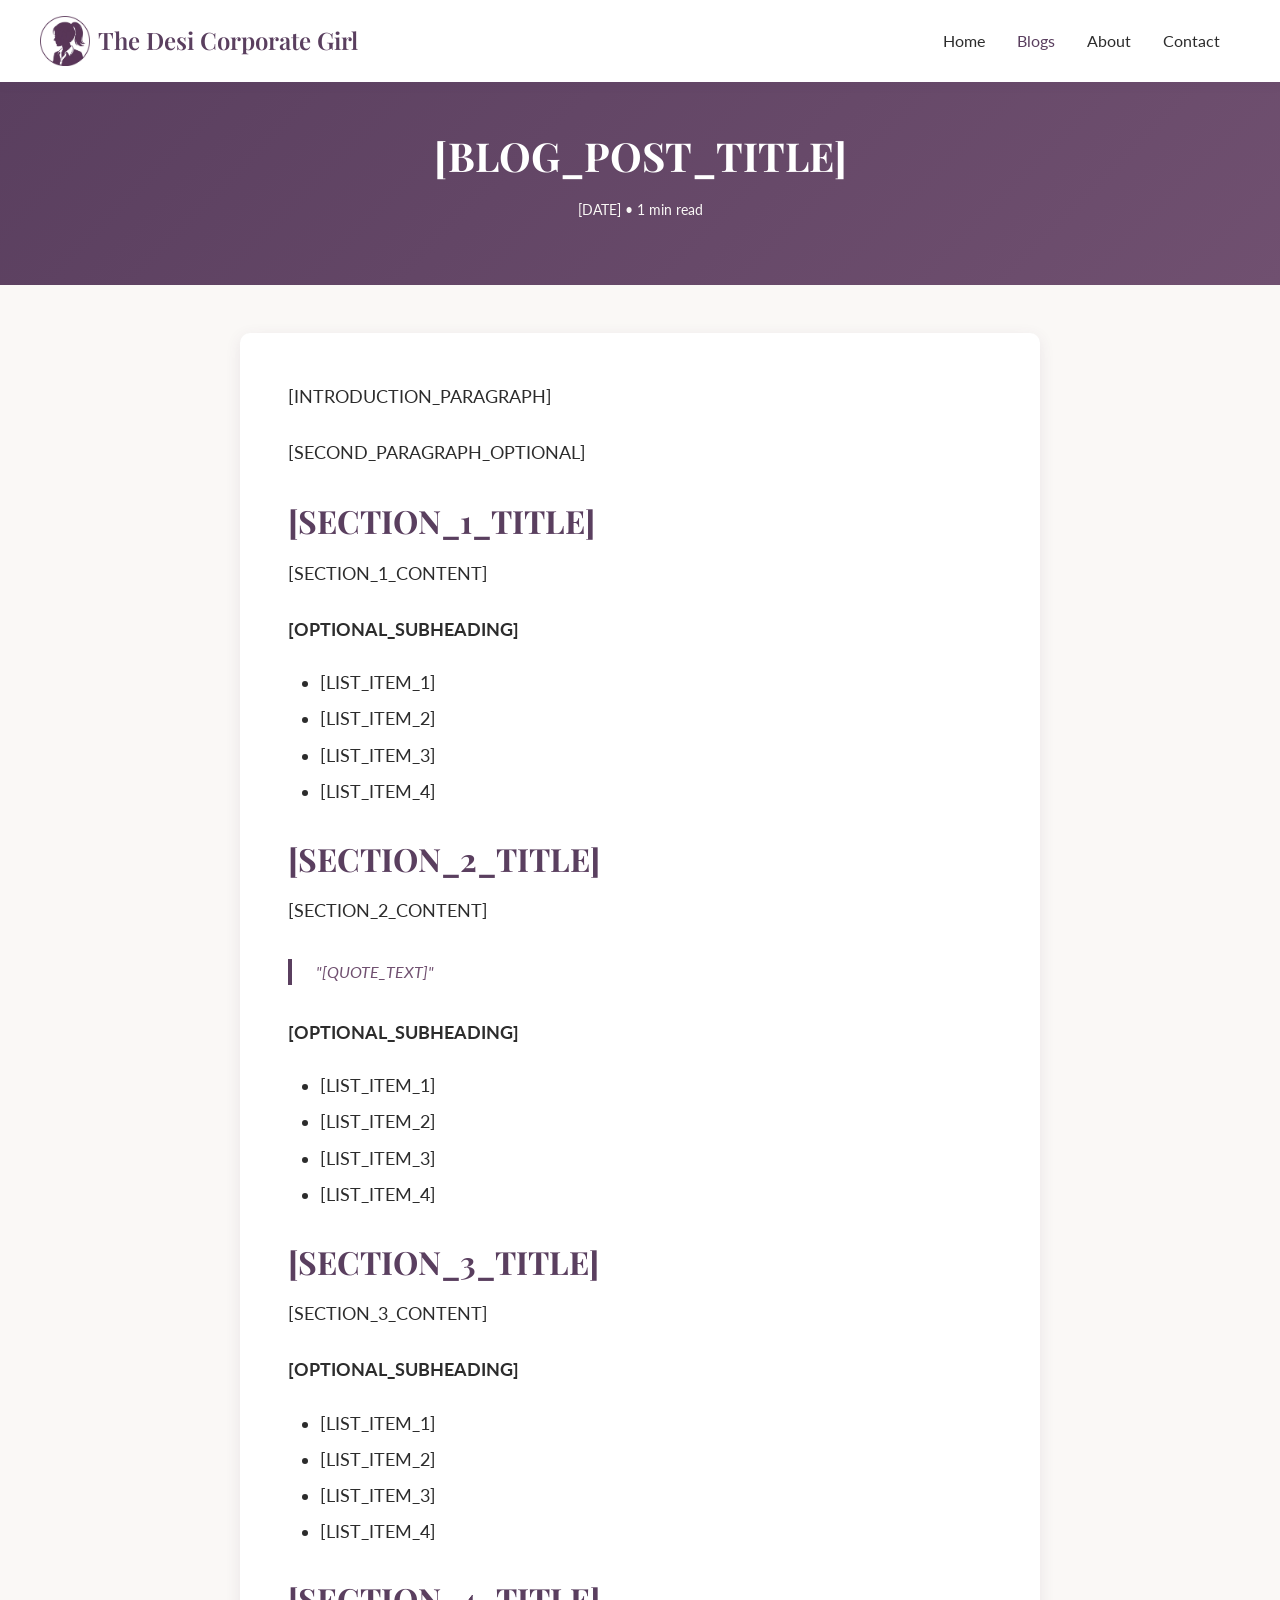
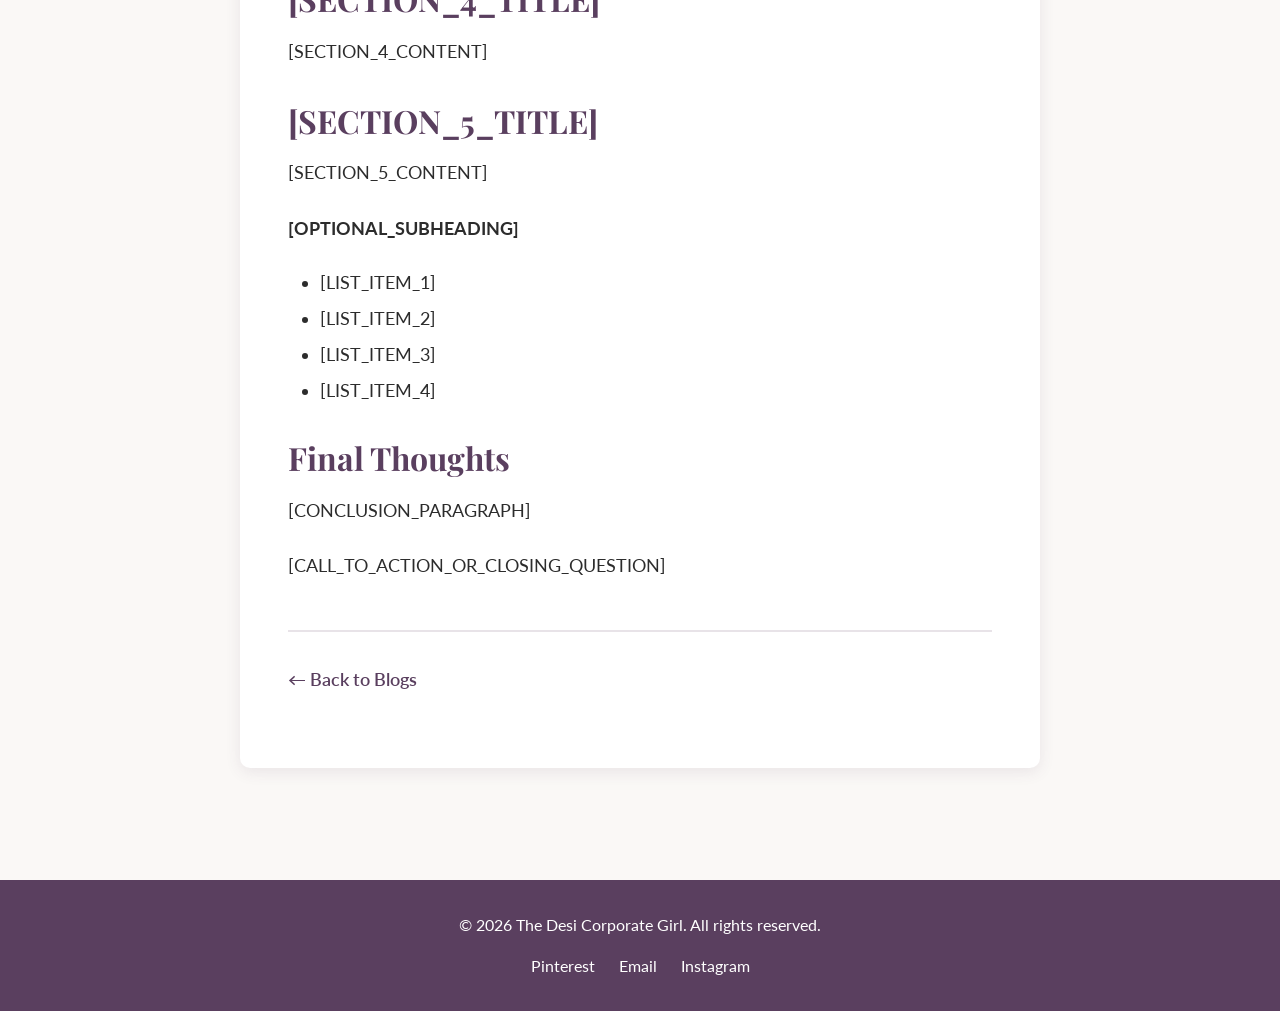
<file: post-template.html>
<!DOCTYPE html>
<html lang="en">
<head>
    <meta charset="UTF-8">
    <meta name="viewport" content="width=device-width, initial-scale=1.0">
    <title>[BLOG_POST_TITLE] - The Desi Corporate Girl</title>
    <link rel="stylesheet" href="styles.css">
    <link rel="preconnect" href="https://fonts.googleapis.com">
    <link rel="preconnect" href="https://fonts.gstatic.com" crossorigin>
    <link href="https://fonts.googleapis.com/css2?family=Playfair+Display:wght@400;600;700&family=Lato:wght@300;400;700&display=swap" rel="stylesheet">
</head>
<body>
    <div id="header-placeholder"></div>

    <div class="post-header">
        <div class="container">
            <h1>[BLOG_POST_TITLE]</h1>
            <p class="post-meta">[DATE] • <span id="read-time"></span> min read</p>
        </div>
    </div>

    <main class="post-article">
        <div class="container">
            <article class="post-content-full">
                <!-- INTRODUCTION -->
                <p>[INTRODUCTION_PARAGRAPH]</p>

                <p>[SECOND_PARAGRAPH_OPTIONAL]</p>

                <!-- MAIN CONTENT SECTIONS -->
                <h2>[SECTION_1_TITLE]</h2>

                <p>[SECTION_1_CONTENT]</p>

                <p><strong>[OPTIONAL_SUBHEADING]</strong></p>
                <ul>
                    <li>[LIST_ITEM_1]</li>
                    <li>[LIST_ITEM_2]</li>
                    <li>[LIST_ITEM_3]</li>
                    <li>[LIST_ITEM_4]</li>
                </ul>

                <h2>[SECTION_2_TITLE]</h2>

                <p>[SECTION_2_CONTENT]</p>

                <!-- OPTIONAL BLOCKQUOTE -->
                <blockquote>
                    "[QUOTE_TEXT]"
                </blockquote>

                <p><strong>[OPTIONAL_SUBHEADING]</strong></p>
                <ul>
                    <li>[LIST_ITEM_1]</li>
                    <li>[LIST_ITEM_2]</li>
                    <li>[LIST_ITEM_3]</li>
                    <li>[LIST_ITEM_4]</li>
                </ul>

                <h2>[SECTION_3_TITLE]</h2>

                <p>[SECTION_3_CONTENT]</p>

                <p><strong>[OPTIONAL_SUBHEADING]</strong></p>
                <ul>
                    <li>[LIST_ITEM_1]</li>
                    <li>[LIST_ITEM_2]</li>
                    <li>[LIST_ITEM_3]</li>
                    <li>[LIST_ITEM_4]</li>
                </ul>

                <h2>[SECTION_4_TITLE]</h2>

                <p>[SECTION_4_CONTENT]</p>

                <h2>[SECTION_5_TITLE]</h2>

                <p>[SECTION_5_CONTENT]</p>

                <p><strong>[OPTIONAL_SUBHEADING]</strong></p>
                <ul>
                    <li>[LIST_ITEM_1]</li>
                    <li>[LIST_ITEM_2]</li>
                    <li>[LIST_ITEM_3]</li>
                    <li>[LIST_ITEM_4]</li>
                </ul>

                <!-- CONCLUSION -->
                <h2>Final Thoughts</h2>

                <p>[CONCLUSION_PARAGRAPH]</p>

                <p>[CALL_TO_ACTION_OR_CLOSING_QUESTION]</p>

                <!-- BACK TO BLOG LINK -->
                <p style="margin-top: 3rem; padding-top: 2rem; border-top: 2px solid var(--border-color);">
                    <a href="blog.html" class="read-more">← Back to Blogs</a>
                </p>
            </article>
        </div>
    </main>

    <div id="footer-placeholder"></div>

    <script src="scripts.js"></script>
</body>
</html>
</file>
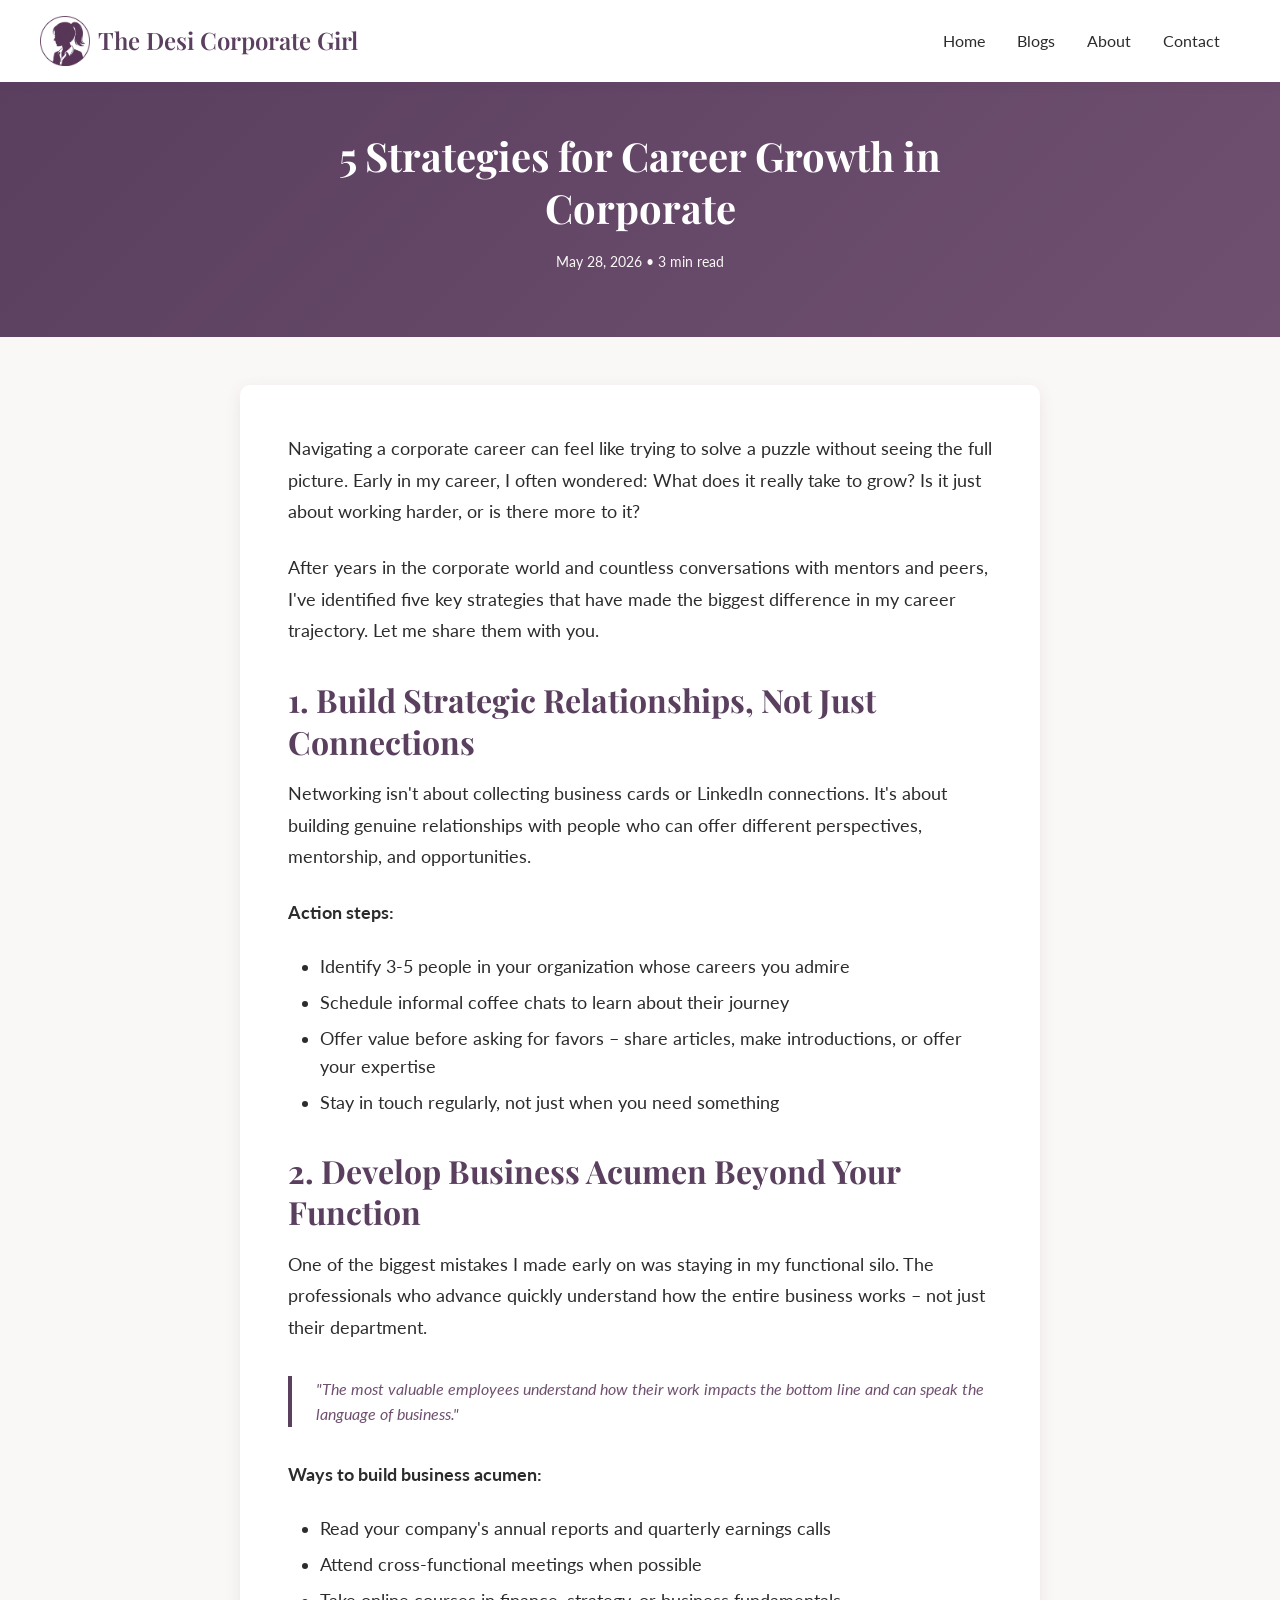
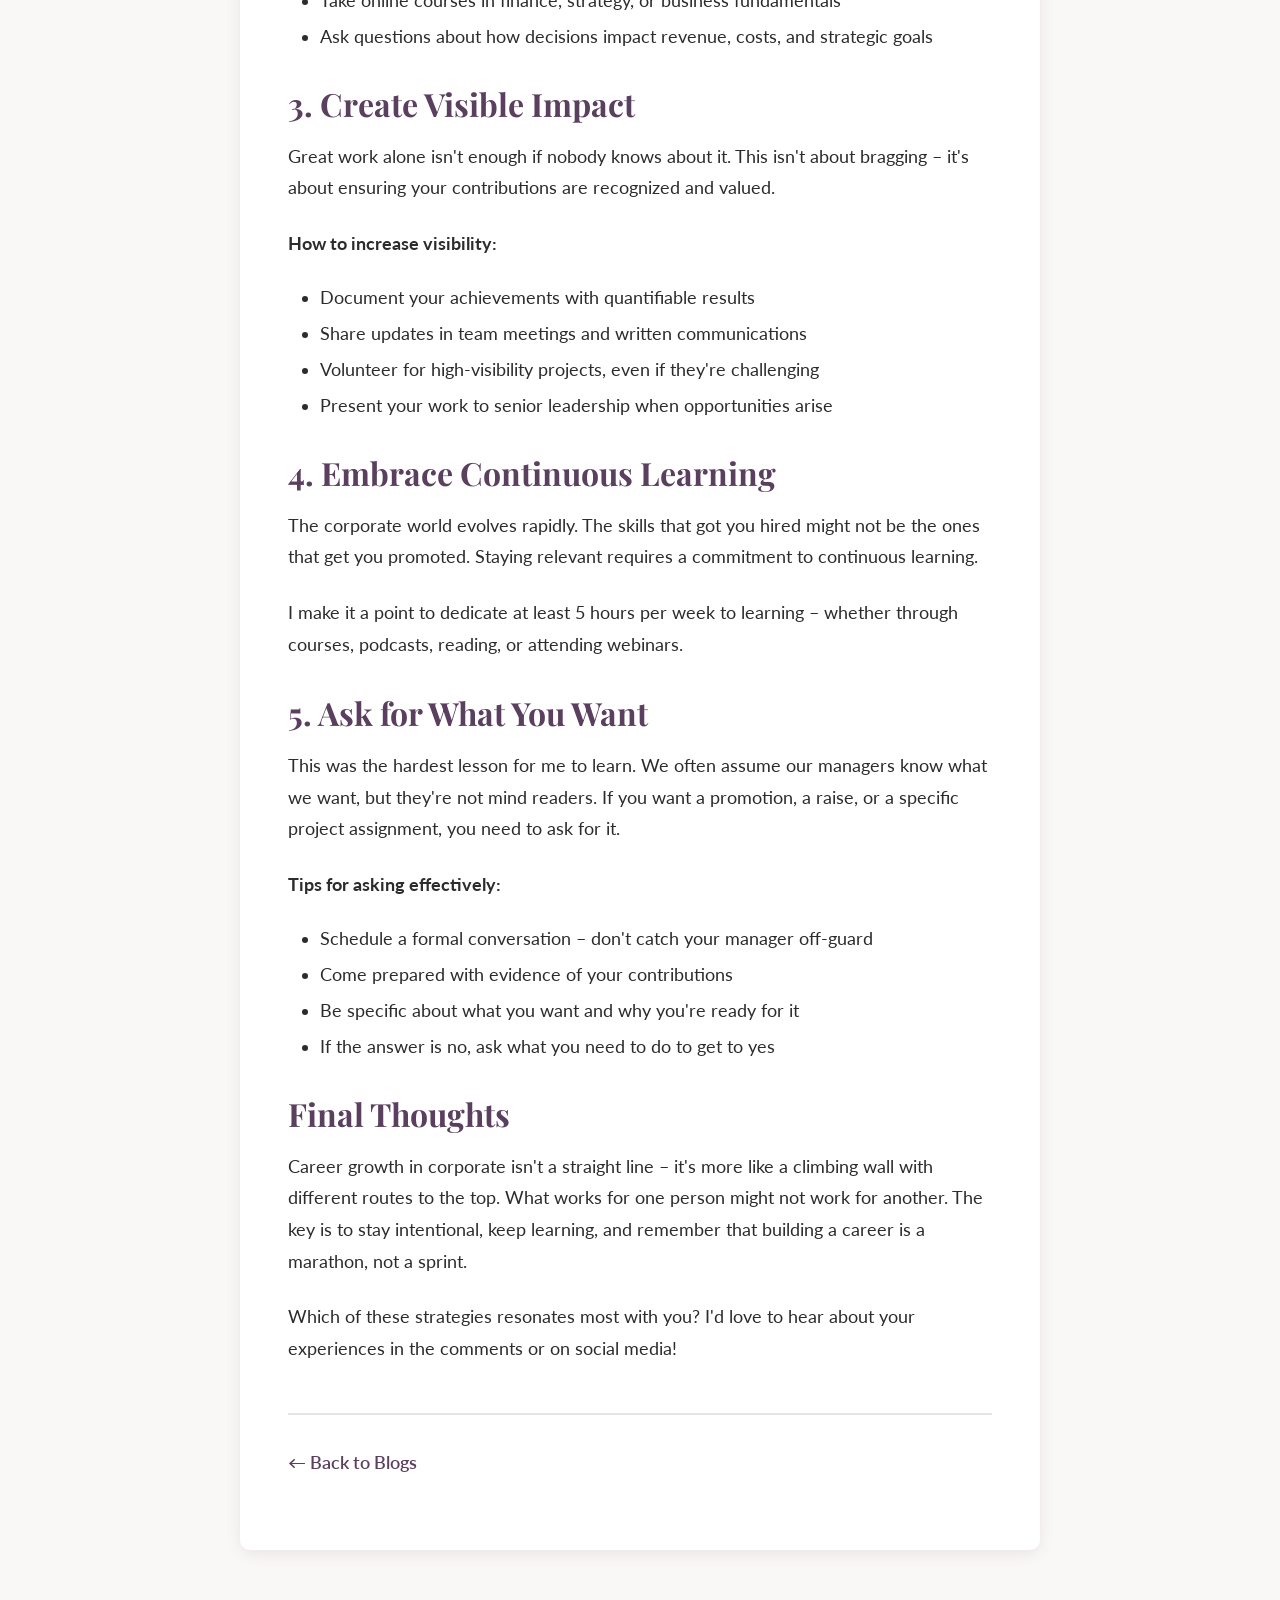
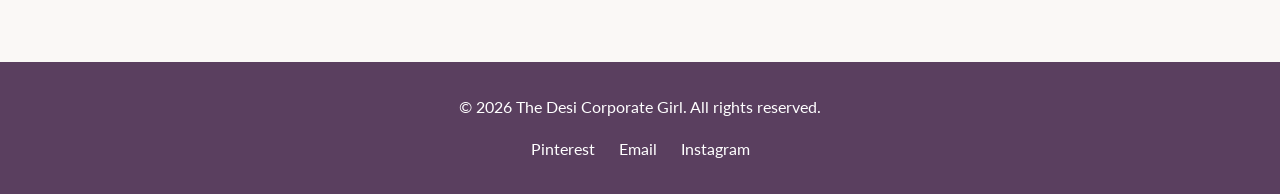
<file: BlogPages/post-career-growth.html>
<!DOCTYPE html>
<html lang="en">
<head>
    <meta charset="UTF-8">
    <meta name="viewport" content="width=device-width, initial-scale=1.0">
    <title>Loading... - The Desi Corporate Girl</title>
    <link rel="stylesheet" href="../styles.css">
    <link rel="preconnect" href="https://fonts.googleapis.com">
    <link rel="preconnect" href="https://fonts.gstatic.com" crossorigin>
    <link href="https://fonts.googleapis.com/css2?family=Playfair+Display:wght@400;600;700&family=Lato:wght@300;400;700&display=swap" rel="stylesheet">
</head>
<body>
    <div id="header-placeholder"></div>

    <div class="post-header">
        <div class="container">
            <h1>Loading...</h1>
            <p class="post-meta">Loading... • <span id="read-time"></span> min read</p>
        </div>
    </div>

    <main class="post-article">
        <div class="container">
            <article class="post-content-full">
                <p>Navigating a corporate career can feel like trying to solve a puzzle without seeing the full picture. Early in my career, I often wondered: What does it really take to grow? Is it just about working harder, or is there more to it?</p>

                <p>After years in the corporate world and countless conversations with mentors and peers, I've identified five key strategies that have made the biggest difference in my career trajectory. Let me share them with you.</p>

                <h2>1. Build Strategic Relationships, Not Just Connections</h2>

                <p>Networking isn't about collecting business cards or LinkedIn connections. It's about building genuine relationships with people who can offer different perspectives, mentorship, and opportunities.</p>

                <p><strong>Action steps:</strong></p>
                <ul>
                    <li>Identify 3-5 people in your organization whose careers you admire</li>
                    <li>Schedule informal coffee chats to learn about their journey</li>
                    <li>Offer value before asking for favors – share articles, make introductions, or offer your expertise</li>
                    <li>Stay in touch regularly, not just when you need something</li>
                </ul>

                <h2>2. Develop Business Acumen Beyond Your Function</h2>

                <p>One of the biggest mistakes I made early on was staying in my functional silo. The professionals who advance quickly understand how the entire business works – not just their department.</p>

                <blockquote>
                    "The most valuable employees understand how their work impacts the bottom line and can speak the language of business."
                </blockquote>

                <p><strong>Ways to build business acumen:</strong></p>
                <ul>
                    <li>Read your company's annual reports and quarterly earnings calls</li>
                    <li>Attend cross-functional meetings when possible</li>
                    <li>Take online courses in finance, strategy, or business fundamentals</li>
                    <li>Ask questions about how decisions impact revenue, costs, and strategic goals</li>
                </ul>

                <h2>3. Create Visible Impact</h2>

                <p>Great work alone isn't enough if nobody knows about it. This isn't about bragging – it's about ensuring your contributions are recognized and valued.</p>

                <p><strong>How to increase visibility:</strong></p>
                <ul>
                    <li>Document your achievements with quantifiable results</li>
                    <li>Share updates in team meetings and written communications</li>
                    <li>Volunteer for high-visibility projects, even if they're challenging</li>
                    <li>Present your work to senior leadership when opportunities arise</li>
                </ul>

                <h2>4. Embrace Continuous Learning</h2>

                <p>The corporate world evolves rapidly. The skills that got you hired might not be the ones that get you promoted. Staying relevant requires a commitment to continuous learning.</p>

                <p>I make it a point to dedicate at least 5 hours per week to learning – whether through courses, podcasts, reading, or attending webinars.</p>

                <h2>5. Ask for What You Want</h2>

                <p>This was the hardest lesson for me to learn. We often assume our managers know what we want, but they're not mind readers. If you want a promotion, a raise, or a specific project assignment, you need to ask for it.</p>

                <p><strong>Tips for asking effectively:</strong></p>
                <ul>
                    <li>Schedule a formal conversation – don't catch your manager off-guard</li>
                    <li>Come prepared with evidence of your contributions</li>
                    <li>Be specific about what you want and why you're ready for it</li>
                    <li>If the answer is no, ask what you need to do to get to yes</li>
                </ul>

                <h2>Final Thoughts</h2>

                <p>Career growth in corporate isn't a straight line – it's more like a climbing wall with different routes to the top. What works for one person might not work for another. The key is to stay intentional, keep learning, and remember that building a career is a marathon, not a sprint.</p>

                <p>Which of these strategies resonates most with you? I'd love to hear about your experiences in the comments or on social media!</p>

                <p style="margin-top: 3rem; padding-top: 2rem; border-top: 2px solid var(--border-color);">
                    <a href="blog.html" class="read-more">← Back to Blogs</a>
                </p>
            </article>
        </div>
    </main>

    <div id="footer-placeholder"></div>

    <script src="../Utilities/blog-posts-data.js"></script>
    <script src="../Utilities/scripts.js"></script>
</body>
</html>
</file>
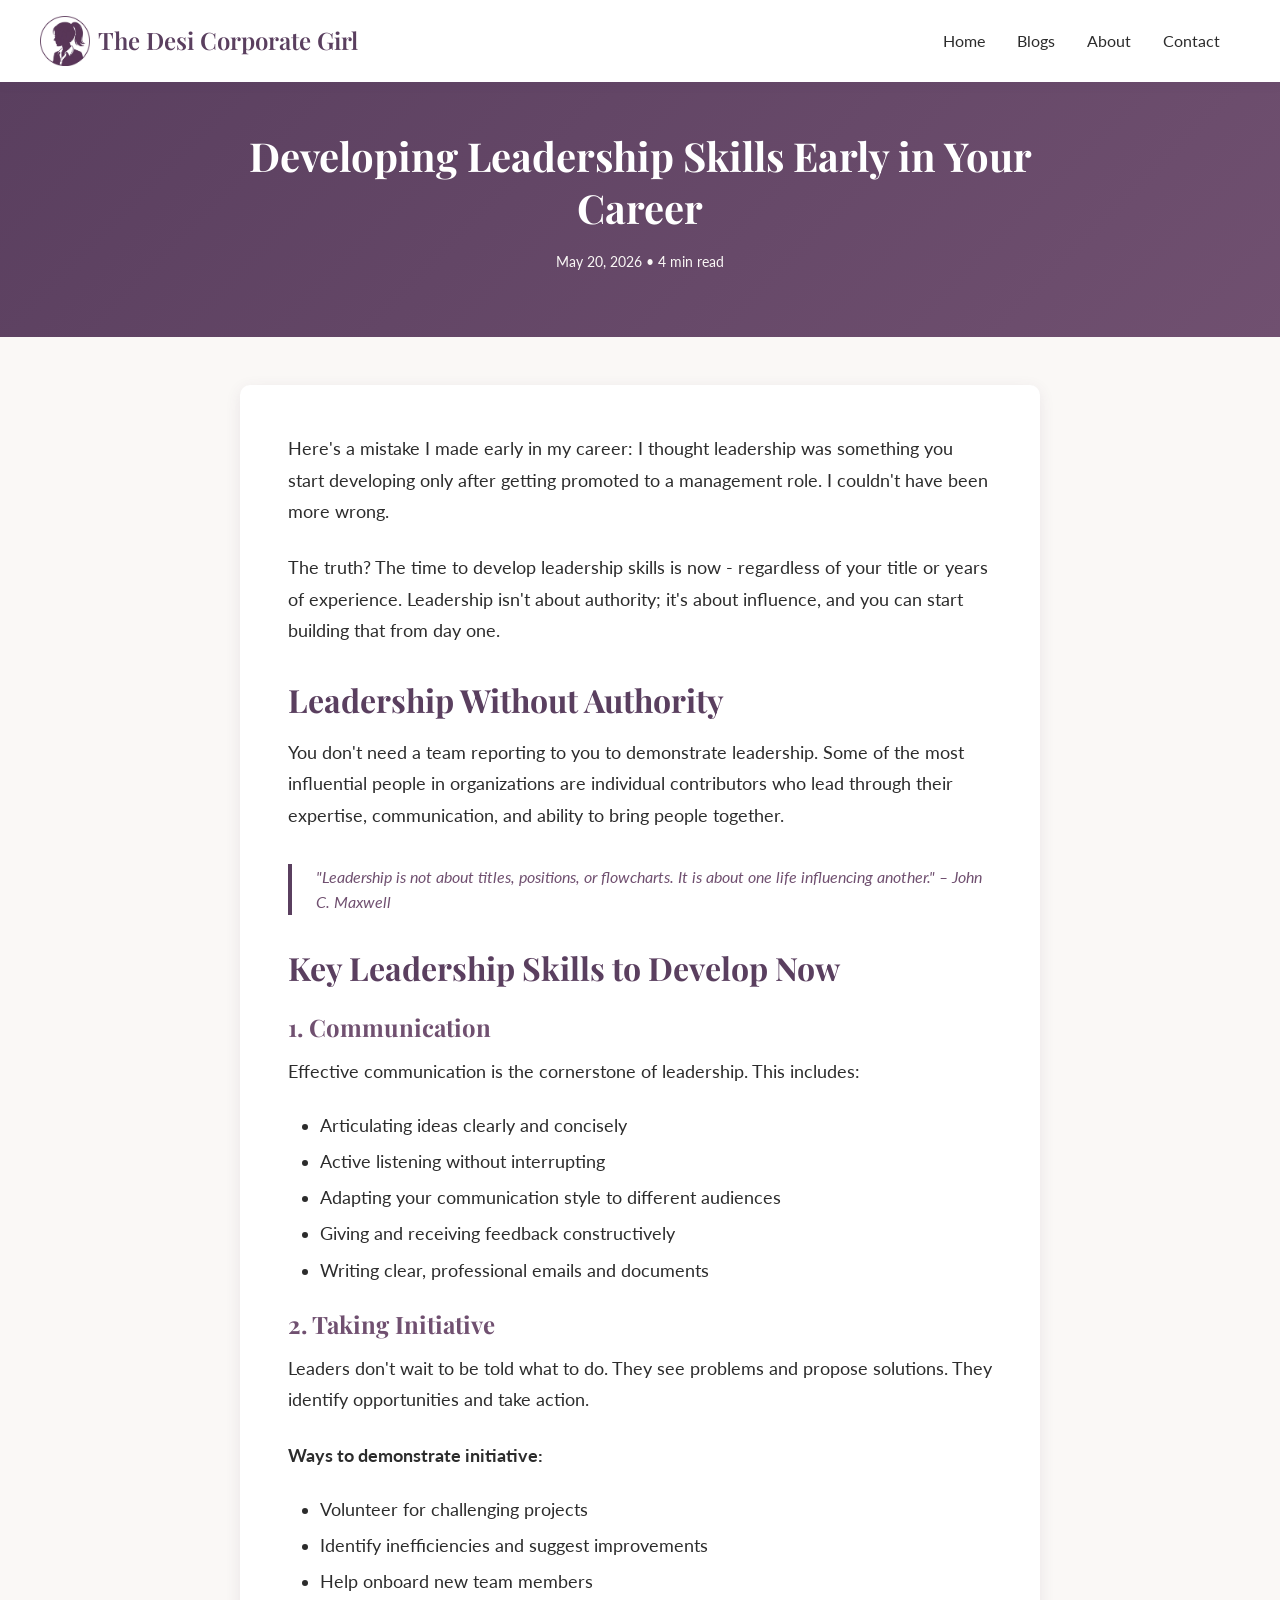
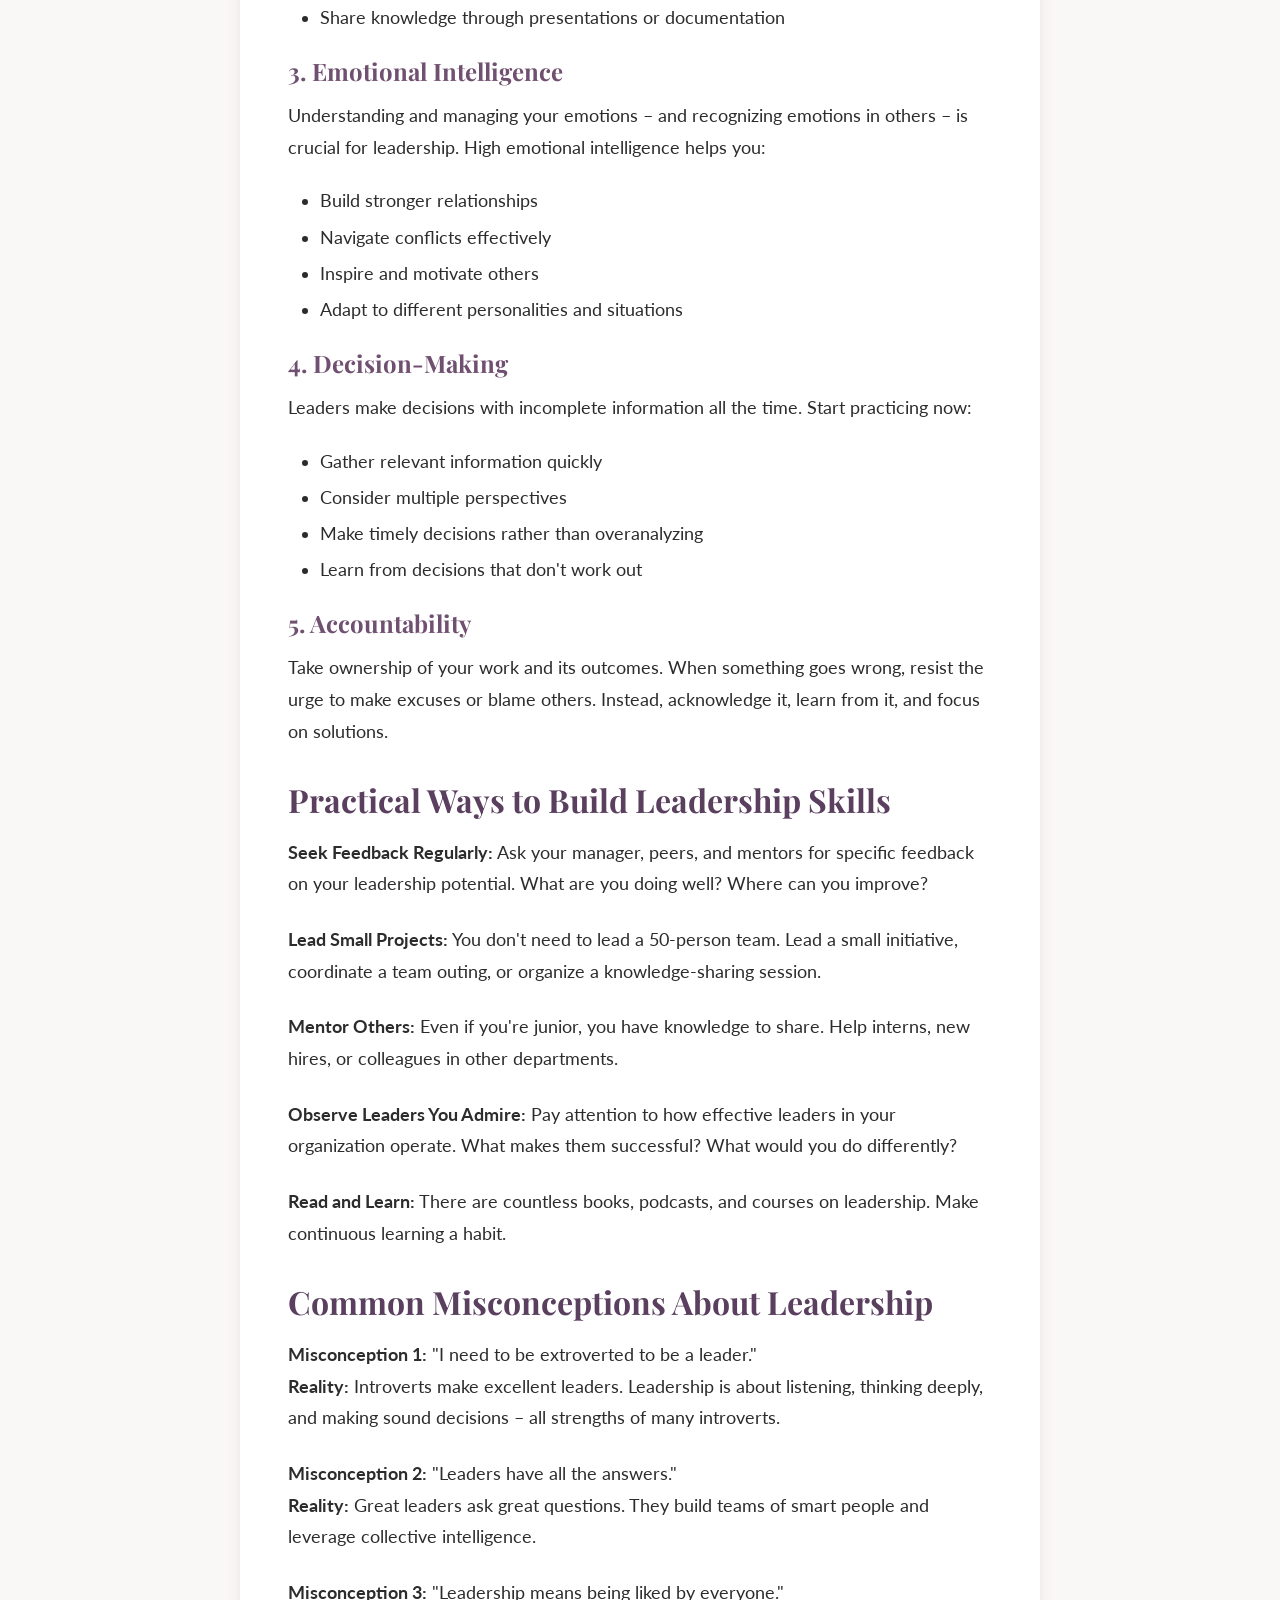
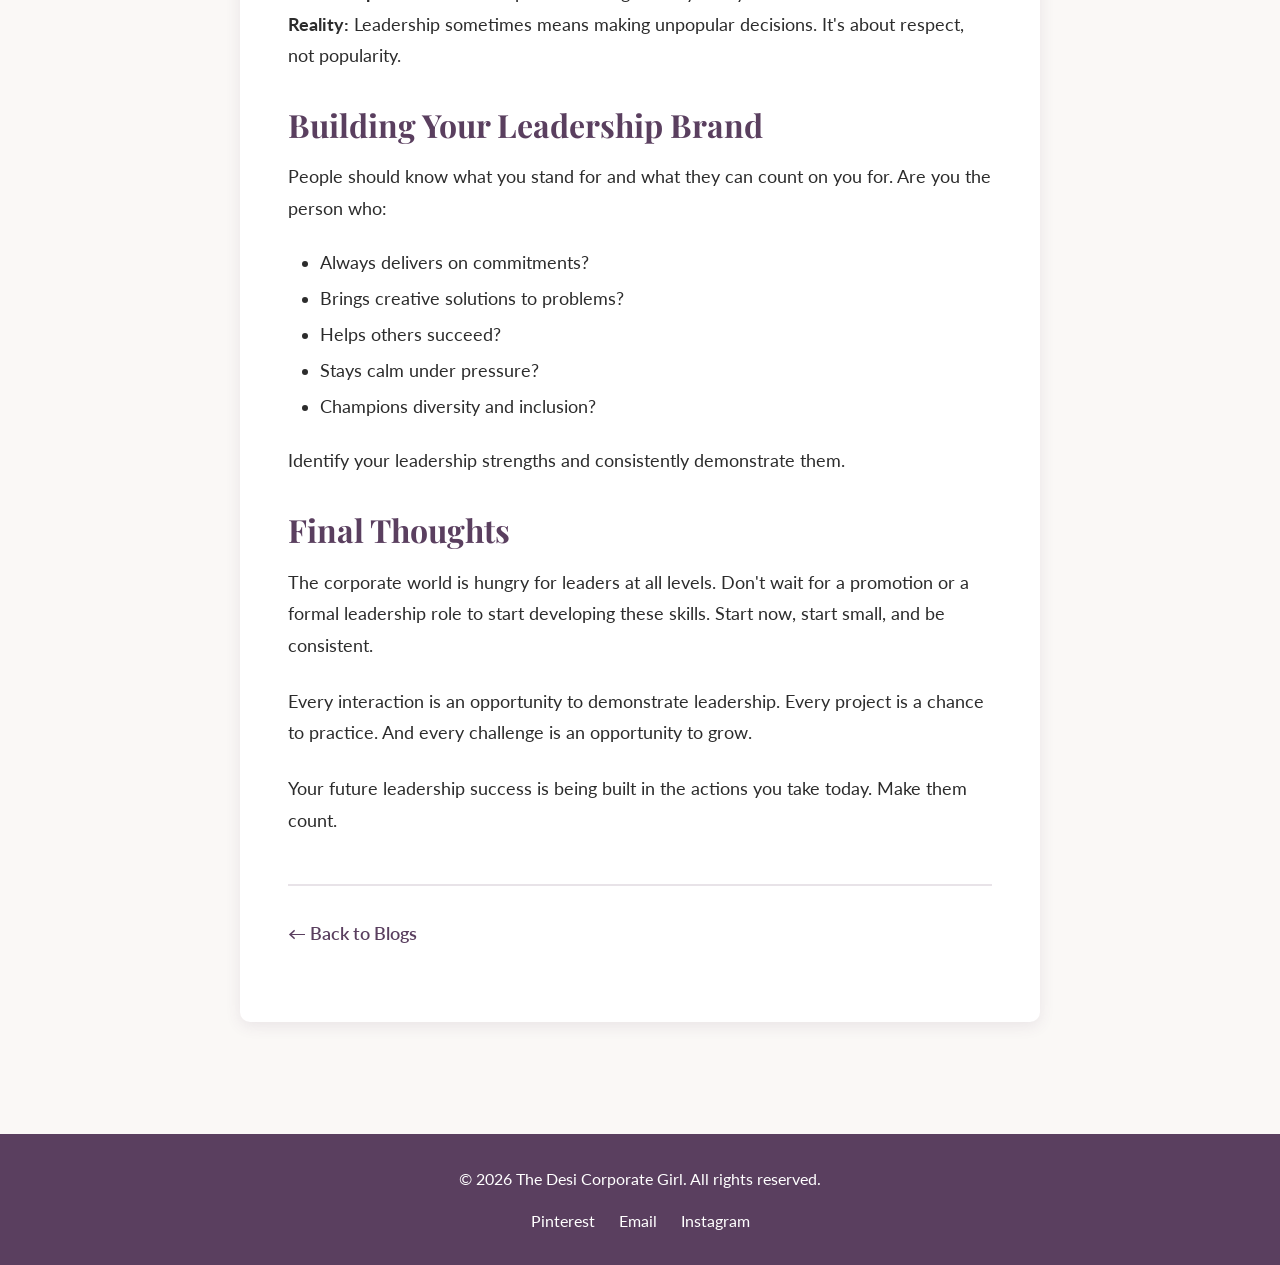
<file: BlogPages/post-leadership-skills.html>
<!DOCTYPE html>
<html lang="en">
<head>
    <meta charset="UTF-8">
    <meta name="viewport" content="width=device-width, initial-scale=1.0">
    <title>Loading... - The Desi Corporate Girl</title>
    <link rel="stylesheet" href="../styles.css">
    <link rel="preconnect" href="https://fonts.googleapis.com">
    <link rel="preconnect" href="https://fonts.gstatic.com" crossorigin>
    <link href="https://fonts.googleapis.com/css2?family=Playfair+Display:wght@400;600;700&family=Lato:wght@300;400;700&display=swap" rel="stylesheet">
</head>
<body>
    <div id="header-placeholder"></div>

    <div class="post-header">
        <div class="container">
            <h1>Loading...</h1>
            <p class="post-meta">Loading... • <span id="read-time"></span> min read</p>
        </div>
    </div>

    <main class="post-article">
        <div class="container">
            <article class="post-content-full">
                <p>Here's a mistake I made early in my career: I thought leadership was something you start developing only after getting promoted to a management role. I couldn't have been more wrong.</p>

                <p>The truth? The time to develop leadership skills is now - regardless of your title or years of experience. Leadership isn't about authority; it's about influence, and you can start building that from day one.</p>

                <h2>Leadership Without Authority</h2>

                <p>You don't need a team reporting to you to demonstrate leadership. Some of the most influential people in organizations are individual contributors who lead through their expertise, communication, and ability to bring people together.</p>

                <blockquote>
                    "Leadership is not about titles, positions, or flowcharts. It is about one life influencing another." – John C. Maxwell
                </blockquote>

                <h2>Key Leadership Skills to Develop Now</h2>

                <h3>1. Communication</h3>

                <p>Effective communication is the cornerstone of leadership. This includes:</p>
                <ul>
                    <li>Articulating ideas clearly and concisely</li>
                    <li>Active listening without interrupting</li>
                    <li>Adapting your communication style to different audiences</li>
                    <li>Giving and receiving feedback constructively</li>
                    <li>Writing clear, professional emails and documents</li>
                </ul>

                <h3>2. Taking Initiative</h3>

                <p>Leaders don't wait to be told what to do. They see problems and propose solutions. They identify opportunities and take action.</p>

                <p><strong>Ways to demonstrate initiative:</strong></p>
                <ul>
                    <li>Volunteer for challenging projects</li>
                    <li>Identify inefficiencies and suggest improvements</li>
                    <li>Help onboard new team members</li>
                    <li>Share knowledge through presentations or documentation</li>
                </ul>

                <h3>3. Emotional Intelligence</h3>

                <p>Understanding and managing your emotions – and recognizing emotions in others – is crucial for leadership. High emotional intelligence helps you:</p>
                <ul>
                    <li>Build stronger relationships</li>
                    <li>Navigate conflicts effectively</li>
                    <li>Inspire and motivate others</li>
                    <li>Adapt to different personalities and situations</li>
                </ul>

                <h3>4. Decision-Making</h3>

                <p>Leaders make decisions with incomplete information all the time. Start practicing now:</p>
                <ul>
                    <li>Gather relevant information quickly</li>
                    <li>Consider multiple perspectives</li>
                    <li>Make timely decisions rather than overanalyzing</li>
                    <li>Learn from decisions that don't work out</li>
                </ul>

                <h3>5. Accountability</h3>

                <p>Take ownership of your work and its outcomes. When something goes wrong, resist the urge to make excuses or blame others. Instead, acknowledge it, learn from it, and focus on solutions.</p>

                <h2>Practical Ways to Build Leadership Skills</h2>

                <p><strong>Seek Feedback Regularly:</strong> Ask your manager, peers, and mentors for specific feedback on your leadership potential. What are you doing well? Where can you improve?</p>

                <p><strong>Lead Small Projects:</strong> You don't need to lead a 50-person team. Lead a small initiative, coordinate a team outing, or organize a knowledge-sharing session.</p>

                <p><strong>Mentor Others:</strong> Even if you're junior, you have knowledge to share. Help interns, new hires, or colleagues in other departments.</p>

                <p><strong>Observe Leaders You Admire:</strong> Pay attention to how effective leaders in your organization operate. What makes them successful? What would you do differently?</p>

                <p><strong>Read and Learn:</strong> There are countless books, podcasts, and courses on leadership. Make continuous learning a habit.</p>

                <h2>Common Misconceptions About Leadership</h2>

                <p><strong>Misconception 1:</strong> "I need to be extroverted to be a leader."<br>
                <strong>Reality:</strong> Introverts make excellent leaders. Leadership is about listening, thinking deeply, and making sound decisions – all strengths of many introverts.</p>

                <p><strong>Misconception 2:</strong> "Leaders have all the answers."<br>
                <strong>Reality:</strong> Great leaders ask great questions. They build teams of smart people and leverage collective intelligence.</p>

                <p><strong>Misconception 3:</strong> "Leadership means being liked by everyone."<br>
                <strong>Reality:</strong> Leadership sometimes means making unpopular decisions. It's about respect, not popularity.</p>

                <h2>Building Your Leadership Brand</h2>

                <p>People should know what you stand for and what they can count on you for. Are you the person who:</p>
                <ul>
                    <li>Always delivers on commitments?</li>
                    <li>Brings creative solutions to problems?</li>
                    <li>Helps others succeed?</li>
                    <li>Stays calm under pressure?</li>
                    <li>Champions diversity and inclusion?</li>
                </ul>

                <p>Identify your leadership strengths and consistently demonstrate them.</p>

                <h2>Final Thoughts</h2>

                <p>The corporate world is hungry for leaders at all levels. Don't wait for a promotion or a formal leadership role to start developing these skills. Start now, start small, and be consistent.</p>

                <p>Every interaction is an opportunity to demonstrate leadership. Every project is a chance to practice. And every challenge is an opportunity to grow.</p>

                <p>Your future leadership success is being built in the actions you take today. Make them count.</p>

                <p style="margin-top: 3rem; padding-top: 2rem; border-top: 2px solid var(--border-color);">
                    <a href="../blog.html" class="read-more">← Back to Blogs</a>
                </p>
            </article>
        </div>
    </main>

    <div id="footer-placeholder"></div>

    <script src="../Utilities/blog-posts-data.js"></script>
    <script src="../Utilities/scripts.js"></script>
</body>
</html>
</file>
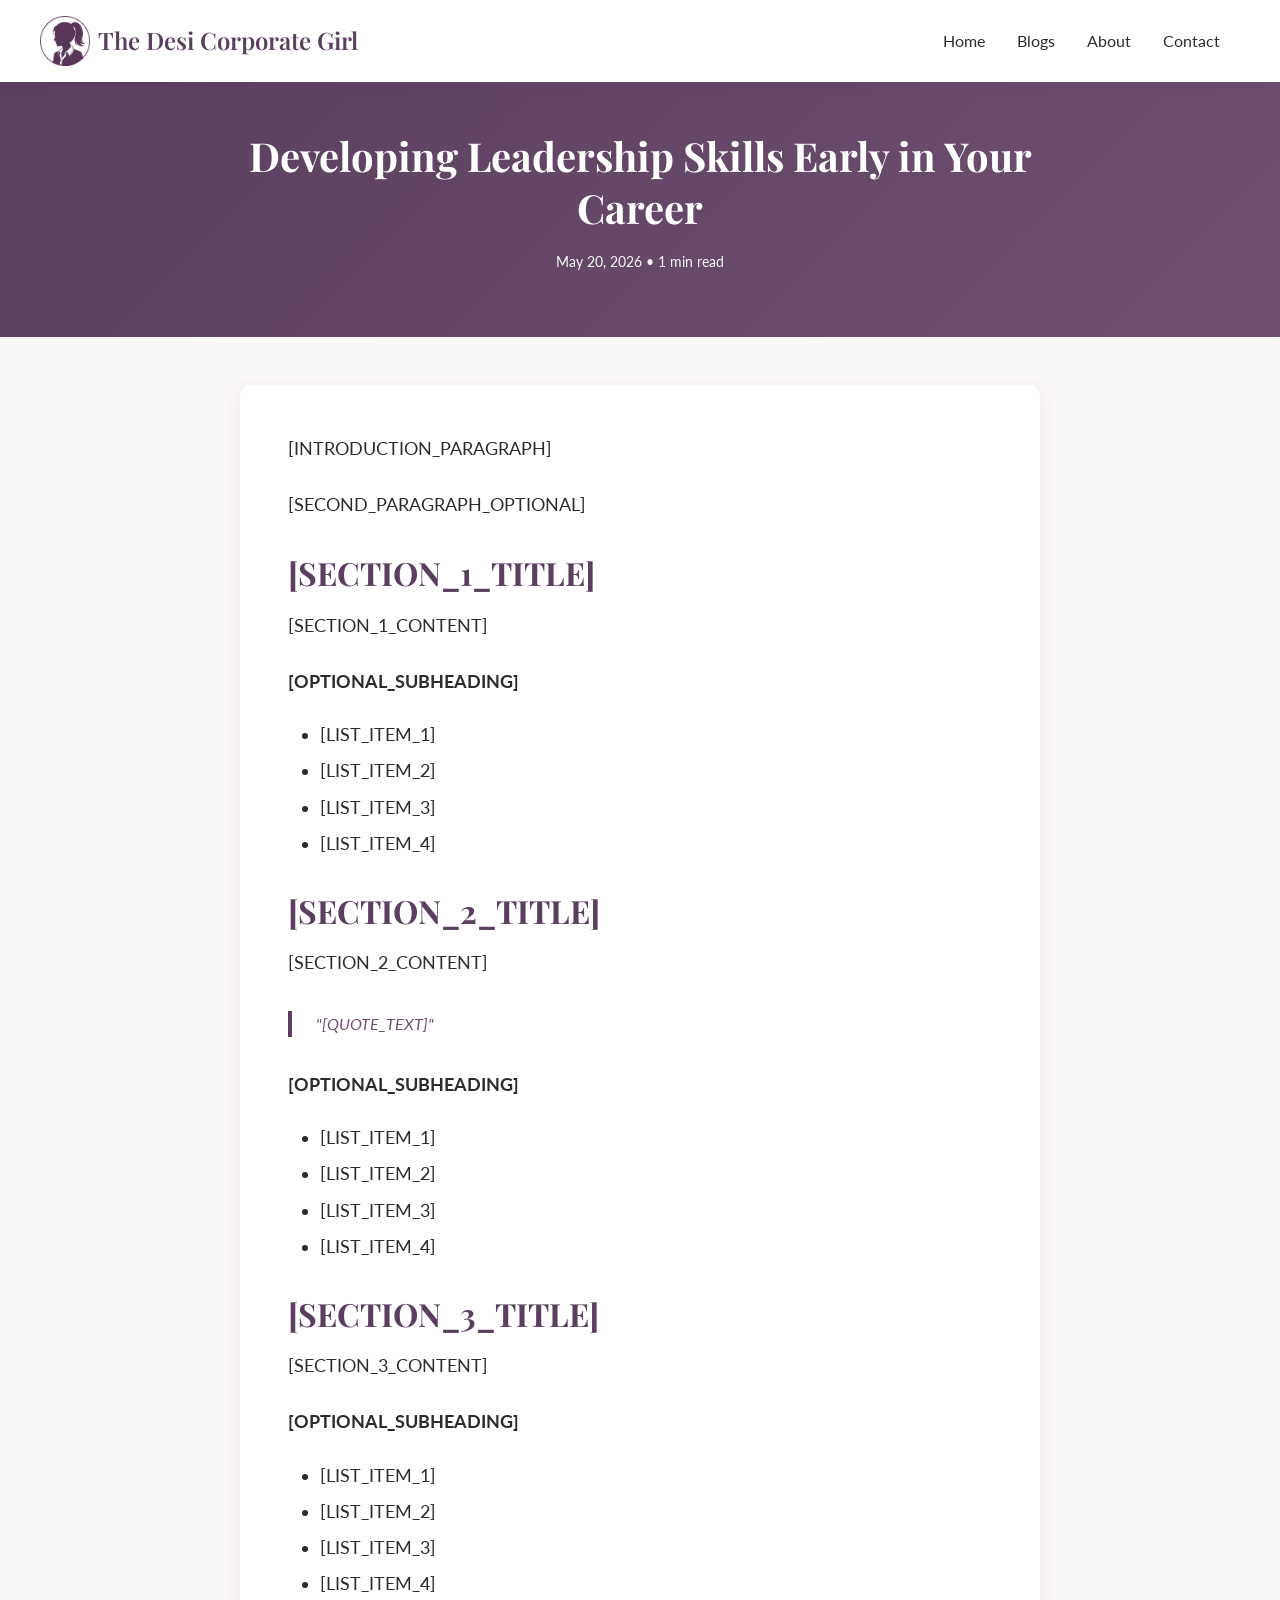
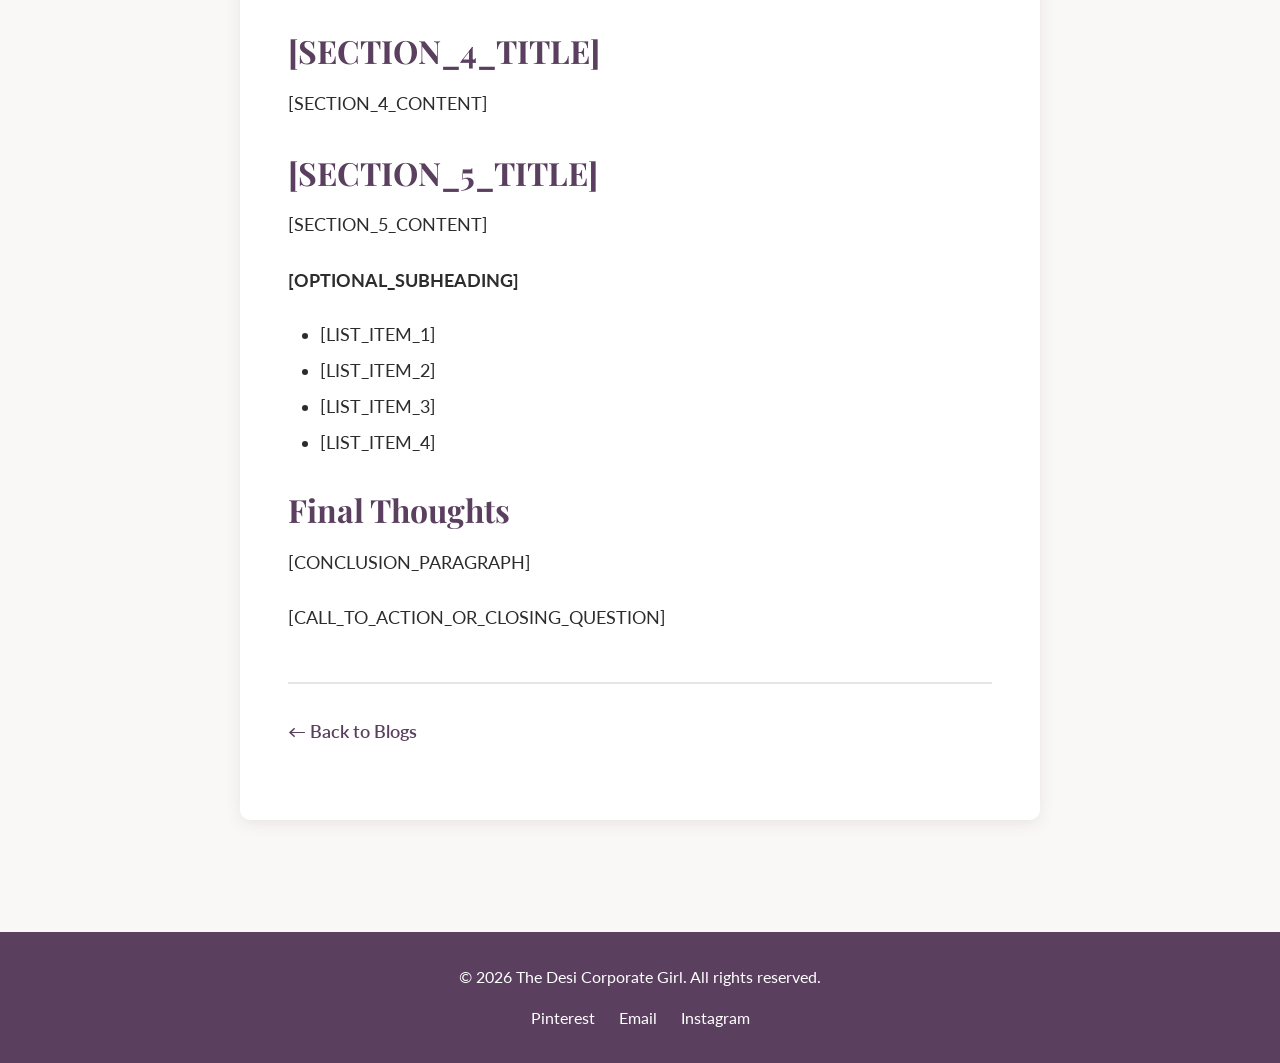
<file: BlogPages/post-template.html>
<!DOCTYPE html>
<html lang="en">
<head>
    <meta charset="UTF-8">
    <meta name="viewport" content="width=device-width, initial-scale=1.0">
    <title>Loading... - The Desi Corporate Girl</title>
    <link rel="stylesheet" href="../styles.css">
    <link rel="preconnect" href="https://fonts.googleapis.com">
    <link rel="preconnect" href="https://fonts.gstatic.com" crossorigin>
    <link href="https://fonts.googleapis.com/css2?family=Playfair+Display:wght@400;600;700&family=Lato:wght@300;400;700&display=swap" rel="stylesheet">
</head>
<body>
    <div id="header-placeholder"></div>

    <div class="post-header">
        <div class="container">
            <h1>Loading...</h1>
            <p class="post-meta">Loading... • <span id="read-time"></span> min read</p>
        </div>
    </div>

    <main class="post-article">
        <div class="container">
            <article class="post-content-full">
                <!-- INTRODUCTION -->
                <p>[INTRODUCTION_PARAGRAPH]</p>

                <p>[SECOND_PARAGRAPH_OPTIONAL]</p>

                <!-- MAIN CONTENT SECTIONS -->
                <h2>[SECTION_1_TITLE]</h2>

                <p>[SECTION_1_CONTENT]</p>

                <p><strong>[OPTIONAL_SUBHEADING]</strong></p>
                <ul>
                    <li>[LIST_ITEM_1]</li>
                    <li>[LIST_ITEM_2]</li>
                    <li>[LIST_ITEM_3]</li>
                    <li>[LIST_ITEM_4]</li>
                </ul>

                <h2>[SECTION_2_TITLE]</h2>

                <p>[SECTION_2_CONTENT]</p>

                <!-- OPTIONAL BLOCKQUOTE -->
                <blockquote>
                    "[QUOTE_TEXT]"
                </blockquote>

                <p><strong>[OPTIONAL_SUBHEADING]</strong></p>
                <ul>
                    <li>[LIST_ITEM_1]</li>
                    <li>[LIST_ITEM_2]</li>
                    <li>[LIST_ITEM_3]</li>
                    <li>[LIST_ITEM_4]</li>
                </ul>

                <h2>[SECTION_3_TITLE]</h2>

                <p>[SECTION_3_CONTENT]</p>

                <p><strong>[OPTIONAL_SUBHEADING]</strong></p>
                <ul>
                    <li>[LIST_ITEM_1]</li>
                    <li>[LIST_ITEM_2]</li>
                    <li>[LIST_ITEM_3]</li>
                    <li>[LIST_ITEM_4]</li>
                </ul>

                <h2>[SECTION_4_TITLE]</h2>

                <p>[SECTION_4_CONTENT]</p>

                <h2>[SECTION_5_TITLE]</h2>

                <p>[SECTION_5_CONTENT]</p>

                <p><strong>[OPTIONAL_SUBHEADING]</strong></p>
                <ul>
                    <li>[LIST_ITEM_1]</li>
                    <li>[LIST_ITEM_2]</li>
                    <li>[LIST_ITEM_3]</li>
                    <li>[LIST_ITEM_4]</li>
                </ul>

                <!-- CONCLUSION -->
                <h2>Final Thoughts</h2>

                <p>[CONCLUSION_PARAGRAPH]</p>

                <p>[CALL_TO_ACTION_OR_CLOSING_QUESTION]</p>

                <!-- BACK TO BLOG LINK -->
                <p style="margin-top: 3rem; padding-top: 2rem; border-top: 2px solid var(--border-color);">
                    <a href="blog.html" class="read-more">← Back to Blogs</a>
                </p>
            </article>
        </div>
    </main>

    <div id="footer-placeholder"></div>

    <script src="../Utilities/blog-posts-data.js"></script>
    <script src="../Utilities/scripts.js"></script>
</body>
</html>
</file>
<file: styles.css>
/* Color Palette inspired by The Desi Corporate Girl logo */
:root {
    --primary-purple: #5a3f5f;
    --dark-purple: #4a2f4f;
    --light-purple: #8b7090;
    --accent-purple: #705070;
    --cream: #faf8f6;
    --white: #ffffff;
    --text-dark: #2c2c2c;
    --text-light: #6b6b6b;
    --border-color: #e8e3e8;
}

* {
    margin: 0;
    padding: 0;
    box-sizing: border-box;
}

body {
    font-family: 'Lato', sans-serif;
    color: var(--text-dark);
    line-height: 1.6;
    background-color: var(--cream);
}

h1, h2, h3, h4, h5, h6 {
    font-family: 'Playfair Display', serif;
    color: var(--primary-purple);
    line-height: 1.3;
}

.container {
    max-width: 1200px;
    margin: 0 auto;
    padding: 0 20px;
}

/* Header & Navigation */
header {
    background-color: var(--white);
    box-shadow: 0 2px 10px rgba(90, 63, 95, 0.1);
    position: sticky;
    top: 0;
    z-index: 1000;
}

.navbar {
    padding: 1rem 0;
}

.navbar .container {
    display: flex;
    justify-content: space-between;
    align-items: center;
    padding-left: 0;
    padding-right: 20px;
}

.logo {
    display: flex;
    align-items: center;
    gap: 0.5rem;
    text-decoration: none;
    transition: opacity 0.3s ease;
    margin-left: 0;
    padding-left: 0;
}

.logo:hover {
    opacity: 0.8;
}

.logo img {
    height: 50px;
    width: 50px;
    object-fit: contain;
    margin-left: 0;
    padding-left: 0;
}

.logo h1 {
    font-size: 1.5rem;
    font-weight: 600;
    color: var(--primary-purple);
    margin: 0;
}

.nav-menu {
    display: flex;
    list-style: none;
    gap: 2rem;
}

.nav-menu a {
    text-decoration: none;
    color: var(--text-dark);
    font-weight: 400;
    transition: color 0.3s ease;
    padding: 0.5rem 0;
}

.nav-menu a:hover,
.nav-menu a.active {
    color: var(--primary-purple);
}

/* Hero Section */
.hero {
    background: linear-gradient(135deg, var(--primary-purple) 0%, var(--accent-purple) 100%);
    color: var(--white);
    padding: 6rem 0;
    text-align: center;
}

.hero-content h2 {
    font-size: 3rem;
    color: var(--white);
    margin-bottom: 1rem;
    font-weight: 700;
}

.hero-content .subtitle {
    font-size: 1.3rem;
    margin-bottom: 2rem;
    color: var(--cream);
    font-weight: 300;
}

/* Buttons */
.btn {
    display: inline-block;
    padding: 0.875rem 2rem;
    text-decoration: none;
    border-radius: 5px;
    font-weight: 600;
    transition: all 0.3s ease;
    border: 2px solid transparent;
}

.btn-primary {
    background-color: var(--white);
    color: var(--primary-purple);
}

.btn-primary:hover {
    background-color: var(--cream);
    transform: translateY(-2px);
    box-shadow: 0 4px 12px rgba(0, 0, 0, 0.15);
}

.btn-secondary {
    background-color: var(--primary-purple);
    color: var(--white);
}

.btn-secondary:hover {
    background-color: var(--dark-purple);
    transform: translateY(-2px);
    box-shadow: 0 4px 12px rgba(90, 63, 95, 0.3);
}

/* Featured Posts Section */
.featured-posts {
    padding: 4rem 0;
}

.section-title {
    text-align: center;
    font-size: 2.5rem;
    margin-bottom: 3rem;
    color: var(--primary-purple);
}

.posts-grid {
    display: grid;
    grid-template-columns: repeat(auto-fit, minmax(320px, 1fr));
    gap: 2rem;
}

.post-card {
    background-color: var(--white);
    border-radius: 10px;
    overflow: hidden;
    box-shadow: 0 4px 15px rgba(90, 63, 95, 0.1);
    transition: transform 0.3s ease, box-shadow 0.3s ease;
}

.post-card:hover {
    transform: translateY(-5px);
    box-shadow: 0 8px 25px rgba(90, 63, 95, 0.2);
}

.post-image img {
    width: 100%;
    height: 250px;
    object-fit: cover;
}

.post-content {
    padding: 1.5rem;
}

.post-content h3 {
    font-size: 1.4rem;
    margin-bottom: 0.5rem;
}

.post-content h3 a {
    text-decoration: none;
    color: var(--primary-purple);
    transition: color 0.3s ease;
}

.post-content h3 a:hover {
    color: var(--accent-purple);
}

.post-meta {
    color: var(--text-light);
    font-size: 0.9rem;
    margin-bottom: 1rem;
}

.post-content p {
    color: var(--text-dark);
    margin-bottom: 1rem;
}

.read-more {
    color: var(--primary-purple);
    text-decoration: none;
    font-weight: 600;
    transition: color 0.3s ease;
}

.read-more:hover {
    color: var(--dark-purple);
}

/* About Preview Section */
.about-preview {
    background-color: var(--white);
    padding: 4rem 0;
    text-align: center;
}

.about-content {
    max-width: 100%;
    margin: 0;
    padding: 3rem 0;
}

.about-content h2 {
    font-size: 2.5rem;
    margin-bottom: 1.5rem;
}

.about-content p {
    font-size: 1.1rem;
    color: var(--text-dark);
    margin-bottom: 2rem;
    line-height: 1.8;
}

/* Blog List Page */
.blog-header {
    background: linear-gradient(135deg, var(--primary-purple) 0%, var(--accent-purple) 100%);
    color: var(--white);
    padding: 3rem 0;
    text-align: center;
}

.blog-header h1 {
    color: var(--white);
    font-size: 3rem;
    margin-bottom: 1rem;
}

.blog-list {
    padding: 4rem 0;
}

.blog-posts {
    display: flex;
    flex-direction: column;
    gap: 2rem;
}

/* Single Post Page */
.post-header {
    background: linear-gradient(135deg, var(--primary-purple) 0%, var(--accent-purple) 100%);
    color: var(--white);
    padding: 3rem 0;
    text-align: center;
}

.post-header h1 {
    color: var(--white);
    font-size: 2.5rem;
    margin-bottom: 1rem;
    max-width: 800px;
    margin-left: auto;
    margin-right: auto;
}

.post-header .post-meta {
    color: var(--cream);
}

.post-article {
    padding: 3rem 0;
}

.post-content-full {
    max-width: 800px;
    margin: 0 auto;
    background-color: var(--white);
    padding: 3rem;
    border-radius: 10px;
    box-shadow: 0 4px 15px rgba(90, 63, 95, 0.1);
}

.post-content-full h2 {
    font-size: 2rem;
    margin-top: 2rem;
    margin-bottom: 1rem;
    color: var(--primary-purple);
}

.post-content-full h3 {
    font-size: 1.5rem;
    margin-top: 1.5rem;
    margin-bottom: 0.8rem;
    color: var(--accent-purple);
}

.post-content-full p {
    margin-bottom: 1.5rem;
    font-size: 1.1rem;
    line-height: 1.8;
}

.post-content-full ul, .post-content-full ol {
    margin-bottom: 1.5rem;
    margin-left: 2rem;
}

.post-content-full li {
    margin-bottom: 0.5rem;
    font-size: 1.1rem;
}

.post-content-full blockquote {
    border-left: 4px solid var(--primary-purple);
    padding-left: 1.5rem;
    margin: 2rem 0;
    font-style: italic;
    color: var(--accent-purple);
}

/* Footer */
footer {
    background-color: var(--primary-purple);
    color: var(--white);
    padding: 2rem 0;
    text-align: center;
    margin-top: 4rem;
}

footer .container {
    display: flex;
    flex-direction: column;
    gap: 1rem;
    align-items: center;
}

.social-links {
    display: flex;
    gap: 1.5rem;
}

.social-links a {
    color: var(--white);
    text-decoration: none;
    transition: color 0.3s ease;
}

.social-links a:hover {
    color: var(--cream);
}

/* Responsive Design */
@media (max-width: 768px) {
    .navbar .container {
        flex-direction: column;
        gap: 1rem;
    }

    .nav-menu {
        flex-wrap: wrap;
        justify-content: center;
        gap: 1rem;
    }

    .hero-content h2 {
        font-size: 2rem;
    }

    .hero-content .subtitle {
        font-size: 1.1rem;
    }

    .section-title {
        font-size: 2rem;
    }

    .posts-grid {
        grid-template-columns: 1fr;
    }

    .post-content-full {
        padding: 1.5rem;
    }

    .blog-header h1,
    .post-header h1 {
        font-size: 2rem;
    }
}
</file>
